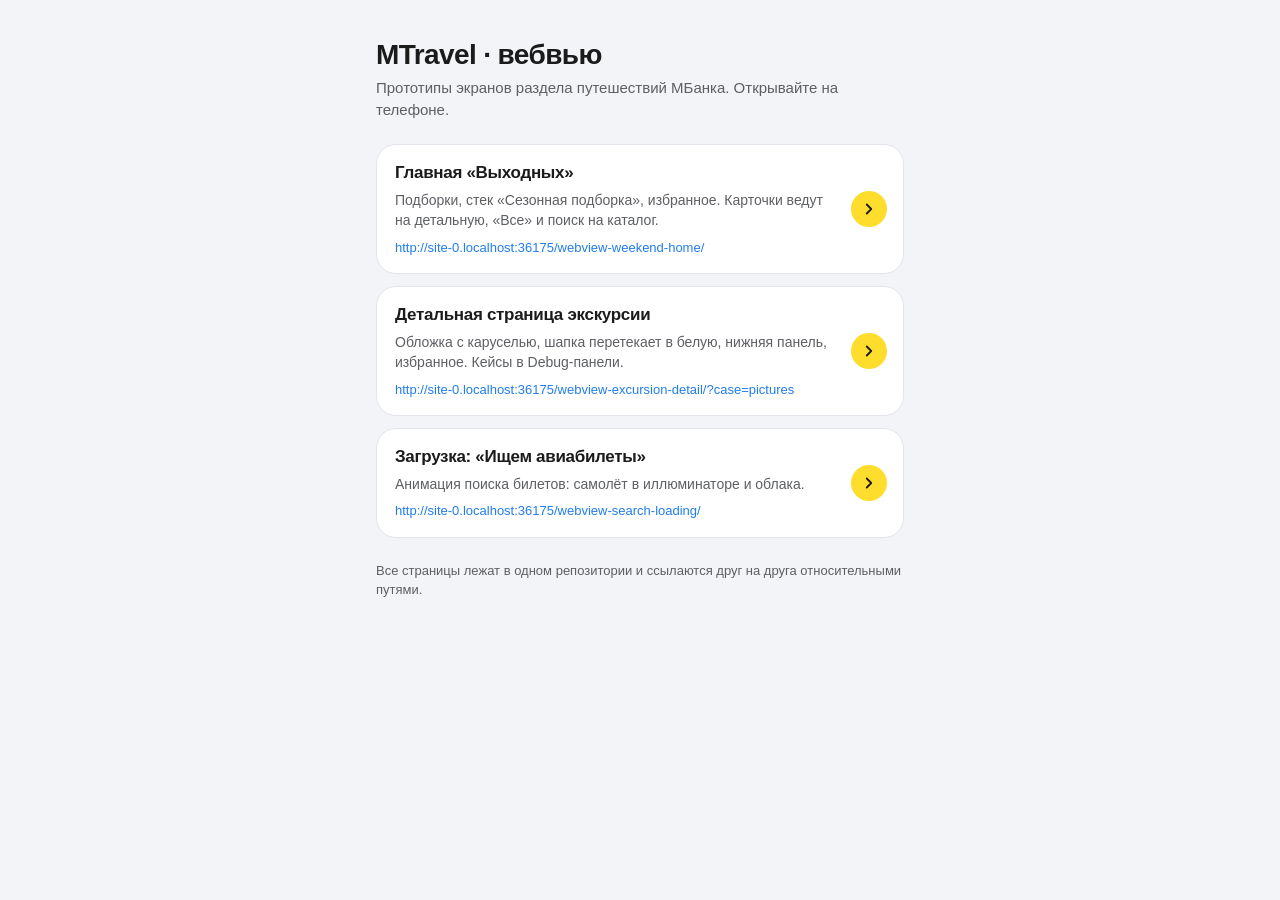
<file: index.html>
<!doctype html>
<html lang="ru">
<head>
  <meta charset="utf-8" />
  <meta name="viewport" content="width=device-width, initial-scale=1, viewport-fit=cover" />
  <title>MTravel · вебвью</title>
  <meta name="theme-color" content="#f2f4f7" />
  <link rel="icon" href="data:," />
  <style>
    :root {
      --bg: #f2f4f7;
      --surface: #ffffff;
      --text: #1b1b1b;
      --text-2: #5d5f63;
      --border: #e3e5ea;
      --accent: #ffdd2d;
      --link: #207dee;
    }
    @media (prefers-color-scheme: dark) {
      :root:not([data-theme="light"]) {
        --bg: #111214;
        --surface: #1c1d20;
        --text: #f3f4f6;
        --text-2: #a3a6ad;
        --border: #2c2e33;
        --link: #6aa9ff;
      }
    }
    :root[data-theme="dark"] {
      --bg: #111214;
      --surface: #1c1d20;
      --text: #f3f4f6;
      --text-2: #a3a6ad;
      --border: #2c2e33;
      --link: #6aa9ff;
    }
    * { box-sizing: border-box; }
    body {
      margin: 0;
      background: var(--bg);
      color: var(--text);
      font: 400 16px/1.45 -apple-system, BlinkMacSystemFont, "SF Pro Text", "Segoe UI", Roboto, sans-serif;
      -webkit-font-smoothing: antialiased;
    }
    main {
      max-width: 560px;
      margin: 0 auto;
      padding: calc(env(safe-area-inset-top, 0px) + 40px) 16px calc(env(safe-area-inset-bottom, 0px) + 40px);
    }
    h1 { margin: 0 0 6px; font-size: 28px; line-height: 1.1; letter-spacing: -0.6px; }
    .lead { margin: 0 0 24px; color: var(--text-2); font-size: 15px; }
    ul { list-style: none; margin: 0; padding: 0; display: grid; gap: 12px; }
    a.card {
      display: grid;
      grid-template-columns: 1fr auto;
      align-items: center;
      gap: 12px;
      padding: 16px 16px 16px 18px;
      border: 1px solid var(--border);
      border-radius: 20px;
      background: var(--surface);
      color: inherit;
      text-decoration: none;
      transition: transform 160ms cubic-bezier(0.23, 1, 0.32, 1);
    }
    a.card:active { transform: scale(0.98); }
    a.card:focus-visible { outline: 2px solid var(--link); outline-offset: 2px; }
    .title { display: block; font-size: 17px; font-weight: 600; letter-spacing: -0.3px; }
    .desc { display: block; margin-top: 4px; color: var(--text-2); font-size: 14px; }
    .url { display: block; margin-top: 8px; color: var(--link); font-size: 13px; word-break: break-all; }
    .go {
      display: grid;
      place-items: center;
      width: 36px;
      height: 36px;
      border-radius: 50%;
      background: var(--accent);
      color: #1b1b1b;
    }
    .note { margin: 24px 0 0; color: var(--text-2); font-size: 13px; }
    @media (prefers-reduced-motion: reduce) { a.card { transition: none; } a.card:active { transform: none; } }
  </style>
</head>
<body>
  <main>
    <h1>MTravel · вебвью</h1>
    <p class="lead">Прототипы экранов раздела путешествий МБанка. Открывайте на телефоне.</p>
    <ul>
      <li>
        <a class="card" href="webview-weekend-home/">
          <span>
            <span class="title">Главная «Выходных»</span>
            <span class="desc">Подборки, стек «Сезонная подборка», избранное. Карточки ведут на детальную, «Все» и поиск на каталог.</span>
            <span class="url" data-path="webview-weekend-home/"></span>
          </span>
          <span class="go" aria-hidden="true"><svg width="18" height="18" viewBox="0 0 24 24" fill="none" stroke="currentColor" stroke-width="2.4" stroke-linecap="round" stroke-linejoin="round"><path d="m9 18 6-6-6-6" /></svg></span>
        </a>
      </li>
      <li>
        <a class="card" href="webview-excursion-detail/?case=pictures">
          <span>
            <span class="title">Детальная страница экскурсии</span>
            <span class="desc">Обложка с каруселью, шапка перетекает в белую, нижняя панель, избранное. Кейсы в Debug-панели.</span>
            <span class="url" data-path="webview-excursion-detail/?case=pictures"></span>
          </span>
          <span class="go" aria-hidden="true"><svg width="18" height="18" viewBox="0 0 24 24" fill="none" stroke="currentColor" stroke-width="2.4" stroke-linecap="round" stroke-linejoin="round"><path d="m9 18 6-6-6-6" /></svg></span>
        </a>
      </li>
      <li>
        <a class="card" href="webview-search-loading/">
          <span>
            <span class="title">Загрузка: «Ищем авиабилеты»</span>
            <span class="desc">Анимация поиска билетов: самолёт в иллюминаторе и облака.</span>
            <span class="url" data-path="webview-search-loading/"></span>
          </span>
          <span class="go" aria-hidden="true"><svg width="18" height="18" viewBox="0 0 24 24" fill="none" stroke="currentColor" stroke-width="2.4" stroke-linecap="round" stroke-linejoin="round"><path d="m9 18 6-6-6-6" /></svg></span>
        </a>
      </li>
    </ul>
    <p class="note">Все страницы лежат в одном репозитории и ссылаются друг на друга относительными путями.</p>
  </main>
  <script>
    // full link under each card, so it can be copied or read aloud
    document.querySelectorAll('.url').forEach(function (el) {
      el.textContent = new URL(el.dataset.path, location.href).href;
    });
  </script>
</body>
</html>
</file>
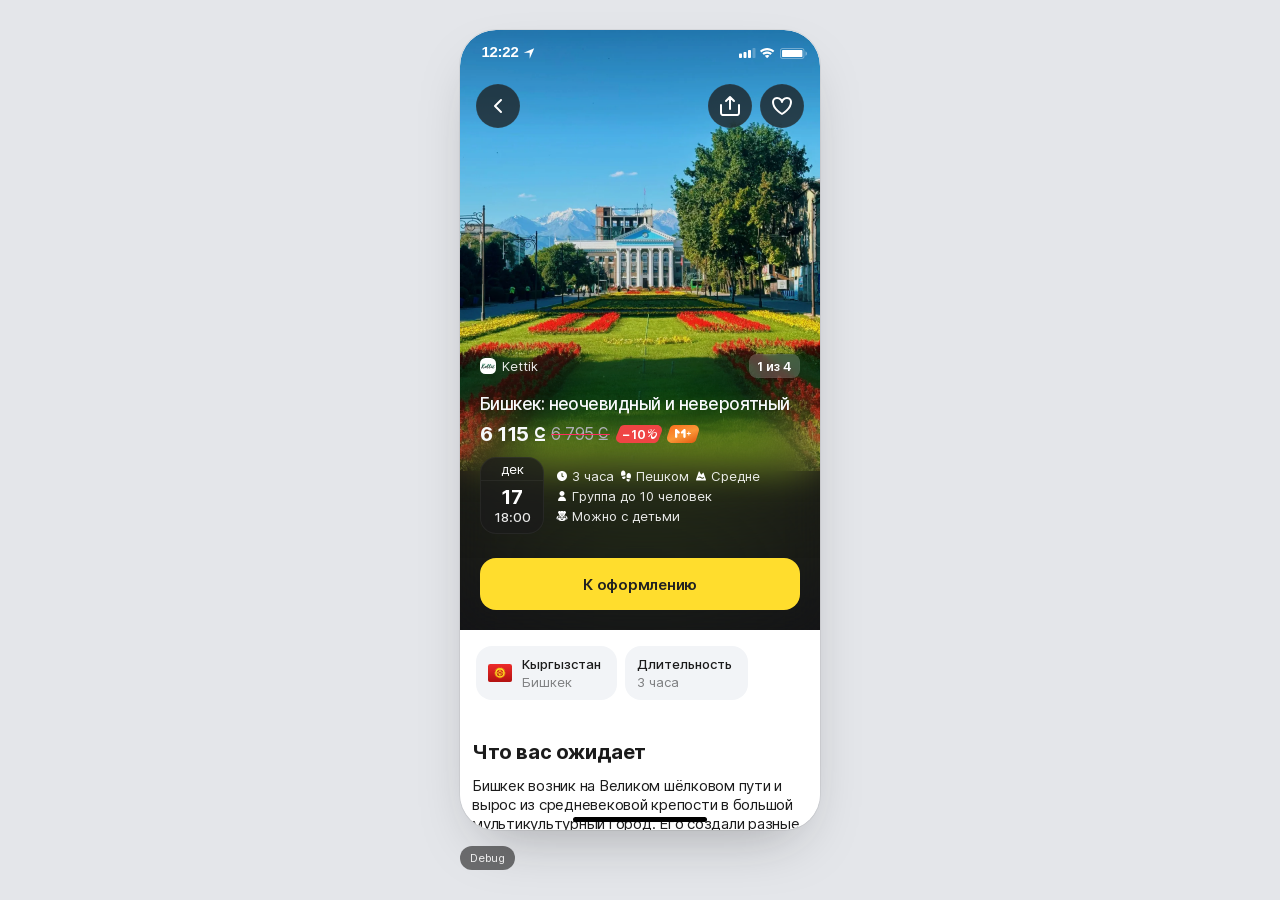
<file: webview-excursion-detail/index.html>
<!doctype html>
<html lang="ru">
  <head>
    <meta charset="UTF-8" />
    <meta name="viewport" content="width=device-width, initial-scale=1.0, viewport-fit=cover" />
    <script>
      // Phones: the layout is the 360 px Figma frame and the browser (or the app's webview) scales it
      // to the screen width: 1:1 on a 360 pt screen, ×1.117 / ×1.17 / ×1.222 on 402 / 420 / 440 pt,
      // ×1.083 on 390: type, spacing, photos, buttons. Tablets and desktop (and `?fit=0`)
      // keep device-width.
      (function () {
        var w = Math.min(screen.width, screen.height);
        if (w <= 480 && w !== 360 && !/[?&]fit=0\b/.test(location.search)) {
          document.querySelector('meta[name="viewport"]').setAttribute('content', 'width=360, viewport-fit=cover');
          // WebKit reports env(safe-area-inset-*) in device points, and the page is then scaled by
          // screen / 360: --vp-inv (360 / w) takes that scale back out, so 62 pt stays 62 pt (tokens.css).
          document.documentElement.style.setProperty('--vp-inv', String(360 / w));
        }
      })();
    </script>
    <!-- Status-bar strip in a Safari tab: dark over the cover; the screen switches it to white with the white appbar. -->
    <meta name="theme-color" content="#0f0f13" />
    <!-- Added to the Home Screen it opens full screen with the photo under the status bar, like the app's webview. -->
    <meta name="apple-mobile-web-app-capable" content="yes" />
    <meta name="mobile-web-app-capable" content="yes" />
    <meta name="apple-mobile-web-app-status-bar-style" content="black-translucent" />
    <meta name="apple-mobile-web-app-title" content="Экскурсия" />
    <link rel="icon" href="data:," />
    <title>Экскурсия</title>
    <script type="module" crossorigin src="./assets/index-DD5ZPwkl.js"></script>
    <link rel="stylesheet" crossorigin href="./assets/index-N4ca54Rd.css">
  </head>
  <body>
    <div id="root"></div>
  </body>
</html>
</file>
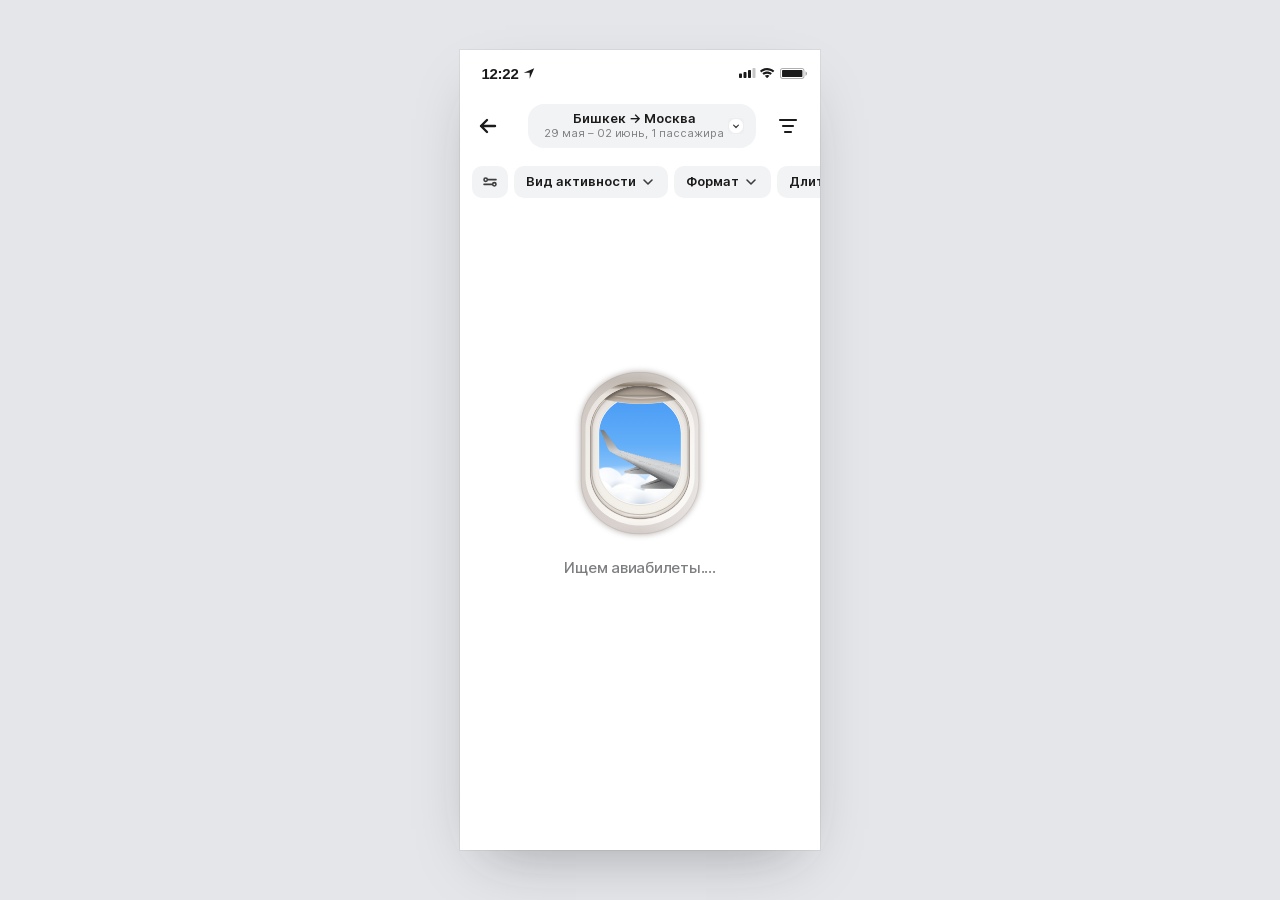
<file: webview-search-loading/index.html>
<!doctype html>
<html lang="ru">
  <head>
    <meta charset="UTF-8" />
    <meta name="viewport" content="width=device-width, initial-scale=1.0, viewport-fit=cover" />
    <meta name="theme-color" content="#ffffff" />
    <link rel="icon" href="data:," />
    <title>Поиск авиабилетов</title>
    <script type="module" crossorigin src="./assets/index-BvomB31x.js"></script>
    <link rel="stylesheet" crossorigin href="./assets/index-Dv6C8LSF.css">
  </head>
  <body>
    <div id="root"></div>
  </body>
</html>
</file>
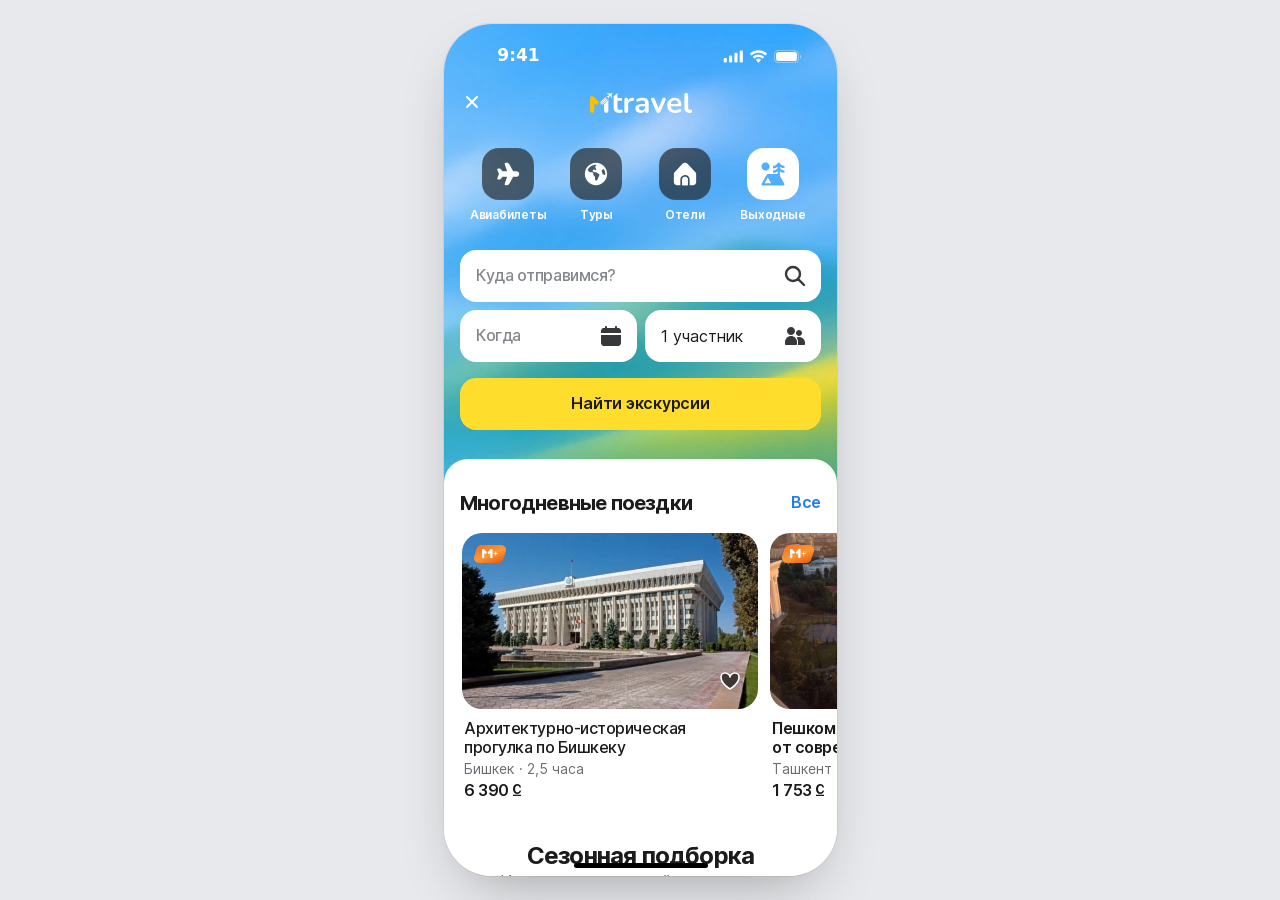
<file: webview-weekend-home/index.html>
<!doctype html>
<html lang="ru">
  <head>
    <meta charset="UTF-8" />
    <meta name="viewport" content="width=device-width, initial-scale=1.0, viewport-fit=cover" />
    <script>
      // Phones: the layout is the 393 px Figma frame and the browser (or the app's webview) scales it to the
      // screen width: ×0.916 on a 360 pt screen, 1:1 on 393, ×1.023 / ×1.12 on 402 / 440. Tablets and desktop
      // (and `?fit=0`) keep device-width.
      (function () {
        var w = Math.min(screen.width, screen.height);
        if (w <= 480 && w !== 393 && !/[?&]fit=0\b/.test(location.search)) {
          document.querySelector('meta[name="viewport"]').setAttribute('content', 'width=393, viewport-fit=cover');
          // WebKit reports env(safe-area-inset-*) in device points and the page is then scaled by w / 393:
          // --vp-inv (393 / w) takes that scale back out, so a 59 pt inset stays 59 pt (styles/app.css).
          document.documentElement.style.setProperty('--vp-inv', String(393 / w));
        }
      })();
    </script>
    <meta name="theme-color" content="#3a9cf0" />
    <meta name="apple-mobile-web-app-capable" content="yes" />
    <meta name="mobile-web-app-capable" content="yes" />
    <meta name="apple-mobile-web-app-status-bar-style" content="black-translucent" />
    <meta name="apple-mobile-web-app-title" content="Выходные" />
    <link rel="icon" href="data:," />
    <title>Выходные</title>
    <script type="module" crossorigin src="./assets/index-DvTv4Wt3.js"></script>
    <link rel="stylesheet" crossorigin href="./assets/index-Bub5zAi9.css">
  </head>
  <body>
    <div id="root"></div>
  </body>
</html>
</file>
<file: webview-excursion-detail/assets/index-N4ca54Rd.css>
@font-face{font-family:Inter Mbank;src:url(./InterMbank-Regular-BoHrqVuy.woff2) format("woff2");font-weight:400;font-style:normal;font-display:swap}@font-face{font-family:Inter Mbank;src:url(./InterMbank-Medium-DjTMYfK_.woff2) format("woff2");font-weight:500;font-style:normal;font-display:swap}@font-face{font-family:Inter Mbank;src:url(./InterMbank-SemiBold-DnX_80wy.woff2) format("woff2");font-weight:600;font-style:normal;font-display:swap}@font-face{font-family:Inter Mbank;src:url(./InterMbank-Bold-CoDBEkwc.woff2) format("woff2");font-weight:700;font-style:normal;font-display:swap}:root{color-scheme:light;--bg-blur-12: 12px;--bg-blur-8: 8px;--bg-surface-primary: white;--border-width-hairline: .5px;--color-background-surface: white;--color-background-surface-subtle: #f2f4f7;--color-border-default: #eeeff1;--color-icon-on-color: white;--color-icon-primary: #1b1b1b;--color-tag-sale: #ef4444;--color-text-disabled: #adb0b5;--color-text-inverse: #f8fafc;--color-text-link: #2787fb;--color-text-on-color: white;--color-text-on-color-secondary: rgba(255,255,255,.9);--color-text-primary: #1b1b1b;--color-text-secondary: #36383c;--color-text-tertiary: #7e7f81;--components-appbar-bg-default: white;--components-appbar-text-title: #1b1b1b;--components-badge-bg-default: rgba(27,27,27,.75);--components-badge-bg-light: rgba(255,255,255,.2);--components-badge-border-default: rgba(255,255,255,.05);--components-badge-text-default: white;--components-button-bg-primary: #ffdd2d;--components-button-text-primary: #212121;--components-control-bg-default: #f2f4f7;--components-control-bg-overlay-default: rgba(27,27,27,.75);--components-control-border-overlay-default: rgba(255,255,255,.05);--components-floating-container-text-primary: #1b1b1b;--components-snackbar-bg-default: rgba(27,27,27,.75);--components-snackbar-border-default: rgba(255,255,255,.05);--components-snackbar-text-primary: white;--radius-full: 999px;--radius-lg: 16px;--radius-md: 12px;--spacing-lg: 16px;--spacing-md: 12px;--spacing-sm: 8px;--spacing-xs: 4px;--font-inter-mbank: "Inter Mbank", "Inter", -apple-system, BlinkMacSystemFont, "Segoe UI", Roboto, sans-serif;--font-system: -apple-system, BlinkMacSystemFont, "SF Pro Text", "Segoe UI", Roboto, sans-serif;--safe-top: calc(env(safe-area-inset-top, 0px) * var(--vp-inv, 1));--safe-bottom: calc(env(safe-area-inset-bottom, 0px) * var(--vp-inv, 1))}:root{--cover-bg: #0f0f13;--cover-bg-poster: #121216;--color-like: #fd2f5e;--home-indicator: black;--radius-xl: 20px;--ease-out: cubic-bezier(.23, 1, .32, 1);--ease-spring: cubic-bezier(.34, 1.56, .64, 1);--dur-appbar: .2s;--dur-bar-in: .28s;--dur-bar-out: .2s;--dur-snack-in: .22s;--dur-snack-out: .16s;--dur-press: .12s;--appbar-nav-h: 64px;--appbar-h: calc(var(--safe-top) + var(--appbar-nav-h));--bar-h: calc(76px + var(--safe-bottom));--page-max: 430px}html[data-mock="1"]{--safe-top: 44px;--safe-bottom: 34px}html[data-mock="0"][data-debug="1"]{--safe-bottom: max(calc(env(safe-area-inset-bottom, 0px) * var(--vp-inv, 1)), 34px)}*,*:before,*:after{box-sizing:border-box}html{scroll-padding-top:var(--appbar-h);scroll-padding-bottom:var(--bar-h);-webkit-text-size-adjust:100%;text-size-adjust:100%}body{margin:0;background:var(--color-background-surface);color:var(--color-text-primary);font-family:var(--font-inter-mbank);-webkit-font-smoothing:antialiased;-moz-osx-font-smoothing:grayscale;-webkit-tap-highlight-color:transparent}button{font:inherit;color:inherit;cursor:pointer;background:none;border:0;padding:0;margin:0;text-align:inherit;-webkit-user-select:none;user-select:none;touch-action:manipulation}img{display:block}p,h1,h2,h3{margin:0}:focus{outline:none}:focus-visible{outline:2px solid var(--color-text-primary);outline-offset:2px}.visually-hidden{position:absolute;width:1px;height:1px;overflow:hidden;clip:rect(0 0 0 0);white-space:nowrap}html[data-layout=figma]{scroll-padding:0}.im-11-r{font:400 11px/14px var(--font-inter-mbank);letter-spacing:-.25px}.im-13-r{font:400 13px/16px var(--font-inter-mbank);letter-spacing:0}.im-13-m{font:500 13px/16px var(--font-inter-mbank);letter-spacing:0}.im-13-s{font:600 13px/16px var(--font-inter-mbank);letter-spacing:0}.im-13-m-125{font:500 13px/16px var(--font-inter-mbank);letter-spacing:0}.im-15-r{font:400 15px/19px var(--font-inter-mbank);letter-spacing:-.25px}.im-15-b{font:700 15px/19px var(--font-inter-mbank);letter-spacing:-.25px}.im-15-button{font:600 15px/19px var(--font-inter-mbank);letter-spacing:-.25px}.im-17-m{font:500 17px/21px var(--font-inter-mbank);letter-spacing:-.55px}.im-17-r{font:400 17px/21px var(--font-inter-mbank);letter-spacing:-.55px}.im-20-b{font:700 20px/22px var(--font-inter-mbank);letter-spacing:-.4px}._root_brnny_1{position:fixed;left:8px;bottom:calc((var(--safe-bottom) - 24px) / 2);z-index:40}._inline_brnny_9{position:relative;left:auto;bottom:auto}._pill_brnny_15{display:block;position:relative;height:24px;padding:0 10px;line-height:24px;border-radius:12px;color:#ffffffeb;background:#1b1b1b99;-webkit-backdrop-filter:blur(8px);backdrop-filter:blur(8px);transition:transform var(--dur-press) var(--ease-out)}._pill_brnny_15:after{content:"";position:absolute;top:-10px;right:-6px;bottom:-10px;left:-6px}._pill_brnny_15:active{transform:scale(.97)}._card_brnny_40{position:absolute;left:0;bottom:calc(100% + 8px);width:236px;padding:10px 6px 6px;border-radius:16px;color:#fff;background:#1b1b1bdb;border:.5px solid rgba(255,255,255,.08);-webkit-backdrop-filter:blur(16px);backdrop-filter:blur(16px);box-shadow:0 12px 32px -12px #00000080;transform-origin:left bottom;animation:_card-in_brnny_1 .16s var(--ease-out) both}@keyframes _card-in_brnny_1{0%{opacity:0;transform:scale(.96)}to{opacity:1;transform:none}}._label_brnny_68{padding:0 8px 4px;color:#ffffff8c}._list_brnny_73{display:flex;flex-direction:column}._option_brnny_78,._switchRow_brnny_79{display:flex;align-items:center;justify-content:space-between;gap:8px;width:100%;min-height:36px;padding:0 8px;border-radius:10px}._option_brnny_78:active,._switchRow_brnny_79:active{background:#ffffff1a}._optionText_brnny_95{display:flex;flex-direction:column;gap:1px}._optionHint_brnny_101{color:#ffffff8c}._dot_brnny_105{flex-shrink:0;width:8px;height:8px;border-radius:50%;background:transparent;box-shadow:inset 0 0 0 1.5px #ffffff59}._dot_brnny_105[data-on="1"]{background:var(--components-button-bg-primary);box-shadow:none}._sep_brnny_119{height:1px;margin:6px 8px;background:#ffffff1a}._track_brnny_125{position:relative;flex-shrink:0;width:32px;height:20px;border-radius:10px;background:#ffffff40;transition:background-color .16s var(--ease-out)}._track_brnny_125[data-on="1"]{background:var(--components-button-bg-primary)}._knob_brnny_139{position:absolute;top:2px;left:2px;width:16px;height:16px;border-radius:50%;background:#fff;transition:transform .16s var(--ease-out)}._track_brnny_125[data-on="1"] ._knob_brnny_139{transform:translate(12px)}@media (hover: hover) and (pointer: fine){._option_brnny_78:hover,._switchRow_brnny_79:hover{background:#ffffff14}}@media (prefers-reduced-motion: reduce){._card_brnny_40{animation:none}._knob_brnny_139,._track_brnny_125,._pill_brnny_15{transition:none}}._root_17kdr_1{padding:14px 0 10px;pointer-events:none;color:inherit}._content_17kdr_7{position:relative;height:20px;overflow:hidden}._time_17kdr_13{position:absolute;top:-2px;left:40px;transform:translate(-50%);font-family:"SF Pro Text",var(--font-system);font-size:15px;font-weight:600;line-height:20px;letter-spacing:-.24px;white-space:nowrap}._glyph_17kdr_27{position:absolute;background-color:currentColor;-webkit-mask-size:100% 100%;mask-size:100% 100%;-webkit-mask-repeat:no-repeat;mask-repeat:no-repeat}._location_17kdr_36{top:2px;left:62px;width:14px;height:14px}._signal_17kdr_43{top:2px;right:62px;width:21px;height:14px}._wifi_17kdr_50{top:2px;right:45px;width:15px;height:14px}._battery_17kdr_57{position:absolute;top:2px;right:11px;width:32px;height:14px}._batteryGlyph_17kdr_65{left:3px;top:1.5px;width:26.5px;height:11.5px}._home_17kdr_72{position:relative;height:100%}._home_17kdr_72:after{content:"";position:absolute;left:50%;bottom:8px;width:134px;height:5px;border-radius:3px;background:var(--home-indicator);transform:translate(-50%)}._homeFixed_17kdr_89{position:fixed;left:0;right:0;bottom:0;z-index:50;width:100%;max-width:var(--page-max);height:var(--safe-bottom);margin-inline:auto;pointer-events:none}._btn_j06h5_1{position:relative;display:flex;align-items:center;justify-content:center;transition:transform var(--dur-press) var(--ease-out)}._btn_j06h5_1:after{content:"";position:absolute;top:-4px;right:-4px;bottom:-4px;left:-4px}._btn_j06h5_1:active{transform:scale(var(--press, .94))}._icon_j06h5_21{display:flex;align-items:center;justify-content:center}._pop_j06h5_27{animation:_pop_j06h5_27 .3s var(--ease-spring)}@keyframes _pop_j06h5_27{0%{transform:scale(.85)}to{transform:scale(1)}}@media (prefers-reduced-motion: reduce){._btn_j06h5_1,._btn_j06h5_1:active{transition:none;transform:none}._pop_j06h5_27{animation:none}}._appbar_1ltl5_6{--morph-dur: .26s;--morph-ease: cubic-bezier(.645, .045, .355, 1);--dx-back: 10px;--dx-share: -22px;--dx-heart: -10px;position:fixed;top:0;left:0;right:0;z-index:20;width:100%;max-width:var(--page-max);margin-inline:auto;height:var(--appbar-h);color:var(--color-icon-on-color);transition:color .13s var(--morph-ease) 65ms}._appbar_1ltl5_6[data-white="1"]{color:var(--color-icon-primary)}[data-layout=figma] ._appbar_1ltl5_6{position:absolute}._bg_1ltl5_46{position:absolute;top:0;right:0;bottom:0;left:0;background-color:transparent;opacity:0;transition:opacity var(--morph-dur) var(--morph-ease),background-color 0s linear var(--morph-dur)}._appbar_1ltl5_6[data-white="1"] ._bg_1ltl5_46{background-color:var(--components-appbar-bg-default);opacity:1;transition:opacity var(--morph-dur) var(--morph-ease),background-color 0s}._status_1ltl5_64{position:relative;height:var(--safe-top)}._nav_1ltl5_69{position:relative;display:flex;align-items:center;height:var(--appbar-nav-h)}._side_1ltl5_77{display:flex;align-items:center;flex-shrink:0;width:100px;height:52px}._left_1ltl5_85{padding:0 12px 0 8px}._right_1ltl5_89{justify-content:flex-end;padding:0 8px 0 12px}._center_1ltl5_94{flex:1 0 0;min-width:1px;overflow:hidden}._appbar_1ltl5_6 ._btn_1ltl5_105{--press: .97;position:relative;flex-shrink:0;width:40px;height:40px;display:flex;align-items:center;justify-content:center;border-radius:var(--radius-lg);translate:var(--dx) 0;transition:translate var(--morph-dur) var(--morph-ease),scale var(--dur-press) var(--ease-out)}._appbar_1ltl5_6 ._btn_1ltl5_105:before{content:"";position:absolute;top:-2px;right:-2px;bottom:-2px;left:-2px}._appbar_1ltl5_6 ._btn_1ltl5_105:active{transform:none;scale:var(--press)}._appbar_1ltl5_6 ._heart_1ltl5_132:after{top:-2px;right:-2px;bottom:-2px;left:-2px}._appbar_1ltl5_6[data-white="1"] ._btn_1ltl5_105{translate:0 0}._glass_1ltl5_141{position:absolute;left:-2px;top:-2px;width:44px;height:44px;border-radius:var(--radius-full);background:var(--components-control-bg-overlay-default);box-shadow:inset 0 0 0 var(--border-width-hairline) var(--components-control-border-overlay-default);-webkit-backdrop-filter:blur(calc(var(--bg-blur-12) / 2));backdrop-filter:blur(calc(var(--bg-blur-12) / 2));transition:opacity var(--morph-dur) var(--morph-ease),transform var(--morph-dur) var(--morph-ease)}._appbar_1ltl5_6[data-white="1"] ._glass_1ltl5_141{opacity:0;transform:scale(.90909)}._morph_1ltl5_164{position:relative;display:flex;align-items:center;justify-content:center;width:24px;height:24px}._back_1ltl5_173{--dx: var(--dx-back)}._share_1ltl5_177{--dx: var(--dx-share)}._heart_1ltl5_132{--dx: var(--dx-heart)}._svg_1ltl5_185{display:block;overflow:visible;fill:none;stroke:currentColor;stroke-linecap:round;stroke-linejoin:round}._svg_1ltl5_185 path{stroke-width:2;transition:stroke-width var(--morph-dur) var(--morph-ease)}._appbar_1ltl5_6[data-white="1"] ._back_1ltl5_173 ._svg_1ltl5_185 path{stroke-width:2.4}._liked_1ltl5_204 ._svg_1ltl5_185 path{fill:var(--color-like);stroke:var(--color-like)}._title_1ltl5_210{text-align:center;color:var(--components-appbar-text-title);white-space:nowrap;opacity:0;transform:translateY(6px);filter:blur(2px);transition:opacity .14s ease-out,transform .14s ease-out,filter .14s ease-out}._appbar_1ltl5_6[data-white="1"] ._title_1ltl5_210{opacity:1;transform:none;filter:none;transition:opacity .16s var(--morph-ease) .1s,transform .16s var(--morph-ease) .1s,filter .16s var(--morph-ease) .1s}._titleText_1ltl5_235{display:block;overflow:hidden;white-space:nowrap}@media (prefers-reduced-motion: reduce){._appbar_1ltl5_6,._bg_1ltl5_46,._glass_1ltl5_141{transition-duration:.15s;transition-delay:0s;transition-timing-function:linear}._glass_1ltl5_141{transition-property:opacity}._appbar_1ltl5_6[data-white="1"] ._glass_1ltl5_141{transform:none}._appbar_1ltl5_6 ._btn_1ltl5_105,._appbar_1ltl5_6 ._btn_1ltl5_105:active{transition:none;scale:none}._svg_1ltl5_185 path{transition:none}._title_1ltl5_210,._appbar_1ltl5_6[data-white="1"] ._title_1ltl5_210{transform:none;filter:none;transition:opacity .15s linear}}._promo_s5ijw_1{position:relative;display:flex;align-items:center;flex-shrink:0;height:18px;padding:0 6px}._shape_s5ijw_10{position:absolute;top:0;right:-2px;bottom:0;left:-2px;display:flex;align-items:flex-start}._left_s5ijw_17,._right_s5ijw_18{position:relative;flex-shrink:0;width:16px;height:18px}._left_s5ijw_17{margin-right:-1px}._left_s5ijw_17 img{position:absolute;top:0;right:0;bottom:0;left:14.8%;width:85.2%;height:100%;max-width:none}._right_s5ijw_18 img{position:absolute;top:0;right:14.8%;bottom:0;left:0;width:85.2%;height:100%;max-width:none}._middle_s5ijw_45{flex:1 0 0;min-width:1px;height:100%;margin-right:-1px;background:var(--color-tag-sale)}._content_s5ijw_53{position:relative;display:flex;align-items:center;gap:2px;flex-shrink:0}._text_s5ijw_61{color:var(--bg-surface-primary);white-space:nowrap}._percent_s5ijw_66{flex-shrink:0}._mplus_s5ijw_70{position:relative;flex-shrink:0;width:32px;height:18px}._mplusBg_s5ijw_77{position:absolute;top:0;right:-2px;bottom:0;left:-2px}._mplusBg_s5ijw_77 img{position:absolute;top:0;right:1.88px;bottom:0;left:1.88px;width:calc(100% - 3.76px);height:100%;max-width:none}._mplusMark_s5ijw_90{position:absolute;left:50%;top:3px;width:16px;height:12px;transform:translate(-50%)}._mplusMark_s5ijw_90 img{position:absolute;left:0;top:1px;width:15.877px;height:9.168px;max-width:none}._tile_u9zu2_1{display:flex;flex-direction:column;align-items:center;justify-content:flex-end;flex-shrink:0;width:64px;height:77px;overflow:hidden;background:var(--components-control-bg-overlay-default);border:1px solid var(--components-control-border-overlay-default);border-radius:var(--radius-lg)}._month_u9zu2_15{display:flex;align-items:center;justify-content:center;flex:1 0 0;min-height:1px;width:100%;padding:4px 0;border-bottom:1px solid var(--components-control-border-overlay-default)}._monthText_u9zu2_26{flex:1 0 0;min-width:1px;text-align:center;color:var(--color-text-on-color)}._main_u9zu2_33{display:flex;flex-direction:column;align-items:center;flex-shrink:0;width:66px;padding:4px 0 8px}._dayRow_u9zu2_42{display:flex;align-items:center;justify-content:center;width:100%;height:24px}._day_u9zu2_42{flex:1 0 0;min-width:1px;text-align:center;color:var(--color-text-on-color)}._time_u9zu2_57{width:100%;text-align:center;color:var(--color-text-on-color-secondary)}._button_u9zu2_64{position:relative;pointer-events:auto;transition:transform var(--dur-press) var(--ease-out)}._button_u9zu2_64:active{transform:scale(.97)}@media (prefers-reduced-motion: reduce){._button_u9zu2_64:active{transform:none}}._root_ong70_1{position:relative;display:flex;align-items:center;flex-shrink:0;white-space:nowrap;color:var(--color-text-tertiary)}._disabled_ong70_10{color:var(--color-text-disabled)}._s11_ong70_15 ._text_ong70_15{padding-right:.85px;font:400 11px/14px var(--font-inter-mbank);letter-spacing:-.25px}._s13_ong70_21 ._text_ong70_15{padding-right:.85px;font:400 13px/16px var(--font-inter-mbank)}._s17_ong70_26 ._text_ong70_15{padding-right:2.3px;font:400 17px/21px var(--font-inter-mbank);letter-spacing:-.55px}._strike_ong70_32{position:absolute;left:0;right:0;top:calc(50% + .5px);height:0;transform:translateY(-50%)}._s17_ong70_26 ._strike_ong70_32{top:calc(50% + 1px)}._strike_ong70_32 img{position:absolute;left:0;top:-1px;width:100%;height:1px;max-width:none}._cover_1u58m_1{position:relative;display:flex;flex-direction:column;justify-content:flex-end;height:600px;padding-top:312px;overflow:hidden;background:var(--cover-bg);isolation:isolate}._carousel_1u58m_13{position:absolute;top:0;left:0;right:0;height:441px;display:flex;overflow-x:auto;overflow-y:clip;scroll-snap-type:x mandatory;overscroll-behavior-x:contain;scrollbar-width:none;-webkit-overflow-scrolling:touch}._carousel_1u58m_13::-webkit-scrollbar{display:none}._slide_1u58m_32{position:relative;flex:0 0 100%;scroll-snap-align:start;scroll-snap-stop:always}._slide_1u58m_32 img{position:absolute;top:0;right:0;bottom:0;left:0;width:100%;height:100%;object-fit:cover;pointer-events:none;-webkit-user-drag:none}._blur_1u58m_50{position:absolute;top:0;right:0;bottom:0;left:0;overflow:hidden;pointer-events:none}._blur20_1u58m_57,._blur100_1u58m_58{position:absolute;top:0;right:0;bottom:0;left:0;background:#ffffff03;-webkit-mask-size:100% 100%;mask-size:100% 100%;-webkit-mask-repeat:no-repeat;mask-repeat:no-repeat}._blur20_1u58m_57{-webkit-backdrop-filter:blur(20px);backdrop-filter:blur(20px)}._blur100_1u58m_58{-webkit-backdrop-filter:blur(100px);backdrop-filter:blur(100px)}._gradient_1u58m_78{position:absolute;top:0;right:0;bottom:0;left:0;pointer-events:none;background:linear-gradient(to bottom,#00000040,#0000 18%,#0000)}._posterCover_1u58m_86{align-items:center;padding-top:108px;background:var(--cover-bg-poster)}._posterBg_1u58m_92{position:absolute;top:-100px;right:-80px;bottom:-100px;left:-80px;filter:blur(45px)}._posterBg_1u58m_92 img{position:absolute;top:0;right:0;bottom:0;left:0;width:100%;height:100%;object-fit:cover}._posterDim_1u58m_106{position:absolute;top:0;right:0;bottom:0;left:0;background:linear-gradient(180deg,#00000040,#0f0f138c 45%,#0f0f13 80%,#0f0f13)}._posterArea_1u58m_118{position:relative;display:flex;flex:1 0 0;align-items:flex-end;justify-content:center;min-height:1px;width:100%;padding-bottom:40px}._poster_1u58m_86{flex-shrink:0;width:140px;height:192px;object-fit:cover;border-radius:var(--radius-md);box-shadow:0 10.667px 10.667px #00000040}._text_1u58m_139{position:relative;display:flex;flex-direction:column;align-items:center;justify-content:flex-end;gap:24px;flex-shrink:0;width:100%;padding:0 20px 20px;pointer-events:none}._stack_1u58m_153{display:flex;flex-direction:column;gap:12px;width:100%}._head_1u58m_160{display:flex;flex-direction:column;gap:16px}._row_1u58m_166{display:flex;align-items:center;justify-content:space-between}._chip_1u58m_172{display:flex;align-items:center;gap:6px;border-radius:100px;-webkit-backdrop-filter:blur(5px);backdrop-filter:blur(5px)}._chipLogo_1u58m_181{width:16px;height:16px;border-radius:5.333px;background:#d9d9d9;object-fit:cover}._chipName_1u58m_189{color:var(--color-text-on-color-secondary);white-space:nowrap}._counter_1u58m_194{display:flex;align-items:center;gap:4px;padding:4px 8px;border-radius:8px;background:var(--components-badge-bg-light);box-shadow:inset 0 0 0 var(--border-width-hairline) var(--components-badge-border-default);color:var(--components-badge-text-default);white-space:nowrap;-webkit-backdrop-filter:blur(4px);backdrop-filter:blur(4px)}._titleBlock_1u58m_209{display:flex;flex-direction:column;gap:8px}._title_1u58m_209{color:var(--color-text-inverse)}._priceRow_1u58m_219{display:flex;align-items:center;gap:6px}._price_1u58m_219{color:var(--color-text-inverse);white-space:nowrap}._badges_1u58m_230{display:flex;align-items:center;gap:4px}._meta_1u58m_236{display:flex;align-items:center;gap:12px}._attrs_1u58m_242{display:flex;flex:1 0 0;flex-wrap:wrap;align-items:flex-start;align-content:flex-start;gap:4px 6px;min-width:1px;margin:0;padding:0;list-style:none}._attr_1u58m_242{display:flex;align-items:center;gap:var(--spacing-xs)}._attr_1u58m_242 img{flex-shrink:0}._attrText_1u58m_265{color:var(--color-text-on-color-secondary);white-space:nowrap}._cta_1u58m_270{position:relative;display:flex;align-items:center;justify-content:center;flex-shrink:0;width:100%;height:52px;padding:0 var(--spacing-lg);border-radius:var(--radius-lg);background:var(--components-button-bg-primary);color:var(--components-button-text-primary);white-space:nowrap;pointer-events:auto;transition:transform var(--dur-press) var(--ease-out)}._cta_1u58m_270:active{transform:scale(.97)}@media (prefers-reduced-motion: reduce){._cta_1u58m_270:active{transform:none}}._bar_1ly2c_1{position:fixed;bottom:0;left:0;right:0;z-index:10;width:100%;max-width:var(--page-max);margin-inline:auto;overflow:hidden;background:var(--color-background-surface);transform:translateY(100%);visibility:hidden;transition:transform var(--dur-bar-out) ease-in,visibility 0s linear var(--dur-bar-out)}._bar_1ly2c_1[data-visible="1"]{transform:translateY(0);visibility:visible;transition:transform var(--dur-bar-in) var(--ease-out),visibility 0s linear 0s}[data-layout=figma] ._bar_1ly2c_1{position:relative;transform:none;visibility:visible;opacity:1;transition:none;max-width:none}._area_1ly2c_38{display:flex;align-items:center;justify-content:space-between;padding:12px 16px 16px}._price_1ly2c_45{display:flex;flex-direction:column;justify-content:center;align-items:flex-start;height:48px}._priceRow_1ly2c_53{display:flex;align-items:center;gap:4px}._sum_1ly2c_59{color:var(--components-floating-container-text-primary);white-space:nowrap}._button_1ly2c_64{display:flex;align-items:center;justify-content:center;flex-shrink:0;height:48px;padding:0 var(--spacing-lg);border-radius:var(--radius-lg);background:var(--components-button-bg-primary);color:var(--components-button-text-primary);white-space:nowrap;transition:transform var(--dur-press) var(--ease-out)}._button_1ly2c_64:active{transform:scale(.97)}._home_1ly2c_82{height:var(--safe-bottom)}@media (prefers-reduced-motion: reduce){._bar_1ly2c_1,._bar_1ly2c_1[data-visible="1"]{transform:none;opacity:0;transition:opacity .12s linear,visibility 0s linear .12s}._bar_1ly2c_1[data-visible="1"]{opacity:1;transition:opacity .12s linear,visibility 0s linear 0s}._button_1ly2c_64:active{transform:none}}._root_1223k_1{display:flex;align-items:center;min-height:48px;padding:0 12px}._wide_1223k_9{padding:0 8px 0 16px}._titleWrap_1223k_13{flex:1 0 0;min-width:1px;padding:4px 0}._title_1223k_13{max-width:304px;overflow:hidden;text-overflow:ellipsis;white-space:nowrap;color:var(--color-text-primary)}._root_1jwsd_1{display:flex;flex-direction:column;gap:4px}._scroller_1jwsd_7{display:flex;align-items:flex-start;gap:4px;padding:0 0 0 12px;overflow-x:auto;scroll-snap-type:x proximity;scroll-padding-left:12px;overscroll-behavior-x:contain;scrollbar-width:none}._scroller_1jwsd_7::-webkit-scrollbar{display:none}._endPad_1jwsd_23{flex:0 0 8px}._card_1jwsd_27{display:flex;flex-direction:column;flex-shrink:0;gap:4px;width:166px;scroll-snap-align:start}._photoWrap_1jwsd_36{padding:2px}._photo_1jwsd_36{position:relative;width:162px;height:162px;overflow:hidden;border-radius:var(--radius-xl)}._photo_1jwsd_36>img{position:absolute;top:0;right:0;bottom:0;left:0;width:100%;height:100%;object-fit:cover;pointer-events:none}._badges_1jwsd_57{position:absolute;top:0;left:0;display:flex;align-items:center;padding:10px 8px 12px 10px}._like_1jwsd_66{position:absolute;right:0;bottom:0;padding:12px}._like_1jwsd_66:after{top:0;right:0;bottom:0;left:0}._body_1jwsd_77{display:flex;flex-direction:column;padding:0 4px}._title_1jwsd_83{height:auto;max-height:32px;overflow:hidden;color:var(--color-text-primary)}._info_1jwsd_91{display:flex;align-items:center;gap:4px;width:153px;padding-top:2px;color:var(--color-text-tertiary);white-space:nowrap}._info_1jwsd_91 span:first-child{overflow:hidden;text-overflow:ellipsis}._priceRow_1jwsd_106{display:flex;align-items:flex-end;gap:4px;padding:2px 0}._price_1jwsd_106{color:var(--color-text-primary);white-space:nowrap}._all_1jwsd_119{display:flex;flex-direction:column;align-items:center;justify-content:center;flex-shrink:0;gap:12px;width:164px;height:164px;scroll-snap-align:start;text-align:center}._allIcon_1jwsd_132{display:flex;align-items:center;justify-content:center;width:40px;height:40px;border-radius:14px;background:var(--components-control-bg-default);transition:transform var(--dur-press) var(--ease-out)}._all_1jwsd_119:active ._allIcon_1jwsd_132{transform:scale(.97)}._allText_1jwsd_147{color:var(--color-text-primary)}@media (prefers-reduced-motion: reduce){._all_1jwsd_119:active ._allIcon_1jwsd_132{transform:none}}._block_18f98_1{display:flex;flex-direction:column;padding:12px 0}._facts_18f98_8{display:flex;align-items:flex-start;gap:8px;padding:16px;overflow-x:auto;scrollbar-width:none}._facts_18f98_8::-webkit-scrollbar{display:none}._factsUz_18f98_22{padding:16px 12px}._fact_18f98_8{display:flex;align-items:center;flex-shrink:0;gap:10px;padding:10px 16px 10px 12px;border-radius:var(--radius-lg);background:var(--color-background-surface-subtle)}._factsUz_18f98_22 ._fact_18f98_8{padding-right:14px}._flag_18f98_40{position:relative;flex-shrink:0;width:24px;height:18px}._flagClip_18f98_47{position:absolute;top:0;right:0;bottom:0;left:0;overflow:hidden;border-radius:2px}._flagMask_18f98_54{position:absolute;top:0;right:0;bottom:0;left:0;-webkit-mask-size:24px 18px;mask-size:24px 18px;-webkit-mask-repeat:no-repeat;mask-repeat:no-repeat}._flagMask_18f98_54 img,._flagMaskUz_18f98_64 img{position:absolute;top:0;right:0;bottom:0;left:0;width:100%;height:100%;max-width:none}._flagMaskUz_18f98_64{top:0;right:-6.25%;bottom:0;left:-6.25%;-webkit-mask-position:1.5px 0;mask-position:1.5px 0}._flagMaskUz_18f98_64 img{top:0;right:-3.7%;bottom:0;left:-3.7%;width:107.4%}._flagOverlay_18f98_83{position:absolute;top:0;right:0;bottom:0;left:0;border-radius:2px;mix-blend-mode:overlay;background:linear-gradient(to bottom,#ffffffb3,#0000004d)}._factText_18f98_91{display:flex;flex-direction:column;gap:2px;overflow:hidden;white-space:nowrap}._factTitle_18f98_99{color:var(--color-text-primary)}._factValue_18f98_103{color:var(--color-text-tertiary)}._descBody_18f98_108{display:flex;flex-direction:column;gap:12px;justify-content:center;padding:0 12px 12px}._descWrap_18f98_116{position:relative}._descClip_18f98_120{overflow:hidden;transition:height .25s ease-out}._descText_18f98_125{color:var(--color-text-primary)}._fade_18f98_130{position:absolute;left:-12px;right:-12px;top:calc(100% - 34px);height:46px;pointer-events:none;-webkit-backdrop-filter:blur(.5px);backdrop-filter:blur(.5px);background:linear-gradient(180deg,#fff0,#fff6,#fff9 50%,#fff);transition:opacity .2s ease-out}._fade_18f98_130[data-open="1"]{opacity:0}._more_18f98_155{position:relative;align-self:flex-start;color:var(--color-text-link);transition:transform var(--dur-press) var(--ease-out)}._more_18f98_155:after{content:"";position:absolute;top:-13px;right:-8px;bottom:-13px;left:-8px}._more_18f98_155:active{transform:scale(.97)}._features_18f98_173{display:flex;flex-wrap:wrap;align-content:center;align-items:center;gap:8px;margin:0;padding:4px 12px;list-style:none}._feature_18f98_173{display:flex;align-items:center;flex-shrink:0;gap:var(--spacing-sm);min-height:48px;padding:var(--spacing-sm) var(--spacing-lg) var(--spacing-sm) var(--spacing-md);border-radius:var(--radius-lg);background:var(--color-background-surface-subtle)}._featureText_18f98_195{color:var(--color-text-primary);white-space:nowrap}._meetingWrap_18f98_201{display:flex;flex-direction:column;justify-content:center;padding:0 12px}._location_18f98_208{position:relative;height:220px;overflow:hidden;border:1px solid var(--color-border-default);border-radius:var(--radius-xl);background:var(--color-background-surface-subtle)}._map_18f98_217{position:relative;height:220px;overflow:hidden}._tile_18f98_223{position:absolute;left:-12px;top:0;width:400.615px;height:186px;overflow:hidden;background:#f6f4f2}._bigTile_18f98_234{position:absolute;left:calc(50% - 12px);top:-61px;width:730px;height:339px;overflow:hidden;background:#f6f4f2;transform:translate(-50%)}._bigTile_18f98_234 img{position:absolute;top:0;right:0;bottom:0;left:0;width:100%;height:100%;max-width:none}._tileFade_18f98_253{position:absolute;left:-12px;top:138.31px;width:400.615px;height:47.692px;background:linear-gradient(to bottom,#fff0,#fff)}._halo_18f98_262{position:absolute;left:50%;top:43px;width:56px;height:56px;transform:translate(-50%)}._pin_18f98_271{position:absolute;left:calc(50% - .18px);top:30px;width:37.647px;height:48px;transform:translate(-50%)}._pin_18f98_271 img{position:absolute;top:0;right:-8.65%;bottom:-19.61%;left:-8.65%;width:117.3%;height:119.61%;max-width:none}._locContent_18f98_288{position:absolute;left:-1px;right:-1px;bottom:-1px;display:flex;flex-direction:column}._locFade_18f98_297{height:20px;background:linear-gradient(to bottom,#fff0,#fff)}._locCell_18f98_302{display:flex;overflow:hidden;padding:var(--spacing-md) var(--spacing-sm) 12px 16px;min-height:48px;background:var(--color-background-surface)}._locCenter_18f98_310{display:flex;flex:1 0 0;flex-direction:column;justify-content:center;min-width:1px;padding:var(--spacing-xs) 0}._locBadgeWrap_18f98_319{padding:8px 0}._locBadge_18f98_319{display:inline-flex;align-items:center;padding:4px 8px;border-radius:8px;background:var(--components-badge-bg-default);box-shadow:inset 0 0 0 var(--border-width-hairline) var(--components-badge-border-default);color:var(--components-badge-text-default);white-space:nowrap;-webkit-backdrop-filter:blur(4px);backdrop-filter:blur(4px)}._locRegion_18f98_337{overflow:hidden;color:var(--color-text-tertiary);text-overflow:ellipsis;white-space:nowrap}._locPlace_18f98_344{overflow:hidden;color:var(--color-text-primary);text-overflow:ellipsis;white-space:nowrap}._locTile_18f98_351{position:absolute;right:12px;top:17px}._organizer_18f98_358{overflow:hidden}._orgWrap_18f98_362{padding:0 16px}._orgCell_18f98_366{display:flex;align-items:center;width:100%;min-height:48px;gap:var(--spacing-xs);padding:var(--spacing-sm) 8px var(--spacing-sm) var(--spacing-md);overflow:hidden;border-radius:var(--radius-xl);background:var(--color-background-surface-subtle);text-align:left;transition:transform var(--dur-press) var(--ease-out)}._orgCell_18f98_366:active{transform:scale(.98)}._orgLogo_18f98_384{position:relative;flex-shrink:0;width:40px;height:40px;overflow:hidden;border:1px solid var(--color-border-default);border-radius:var(--radius-md);margin-right:8px}._orgLogo_18f98_384 img{position:absolute;top:0;right:0;bottom:0;left:0;width:100%;height:100%;object-fit:cover}._orgCenter_18f98_403{display:flex;flex:1 0 0;flex-direction:column;justify-content:center;gap:4px;min-width:1px;height:48px;padding:var(--spacing-xs) 0}._orgName_18f98_414{overflow:hidden;color:var(--color-text-primary);text-overflow:ellipsis;white-space:nowrap}._orgOffers_18f98_421{overflow:hidden;color:var(--color-text-secondary);text-overflow:ellipsis;white-space:nowrap}._orgChevron_18f98_428{display:flex;align-items:center;justify-content:flex-end;flex-shrink:0;height:32px;padding:0 8px 0 var(--spacing-sm)}._refund_18f98_438{display:flex;flex-direction:column;margin:0;padding:0;list-style:none}._refundRow_18f98_446{display:flex;flex-direction:column;justify-content:center;height:32px}._refundCell_18f98_453{display:flex;align-items:center;gap:8px;min-height:48px;padding:var(--spacing-sm) 12px var(--spacing-sm) var(--spacing-lg);overflow:hidden}._check_18f98_462{display:flex;align-items:center;justify-content:center;flex-shrink:0;padding:6px}._refundText_18f98_470{flex:1 0 0;min-width:1px;padding:var(--spacing-xs) 0;overflow:hidden;color:var(--color-text-primary);text-overflow:ellipsis}@media (prefers-reduced-motion: reduce){._descClip_18f98_120{transition:none}._fade_18f98_130{transition-duration:1ms}._more_18f98_155:active,._orgCell_18f98_366:active{transform:none}}._host_1fr6l_2{position:fixed;left:0;right:0;bottom:0;z-index:15;width:100%;max-width:var(--page-max);margin-inline:auto;height:calc(88px + var(--safe-bottom));pointer-events:none}._gradient_1fr6l_15{position:absolute;top:0;right:0;bottom:0;left:0;background:linear-gradient(to bottom,#fff0,#fff);opacity:0;transition:opacity var(--dur-snack-out) ease-in}._gradient_1fr6l_15[data-on="1"]{opacity:1;transition:opacity var(--dur-snack-in) var(--ease-out)}._lane_1fr6l_28{position:absolute;left:0;right:0;top:16px;display:flex;justify-content:center;transform:translateY(0);transition:transform var(--dur-snack-in) var(--ease-out)}._host_1fr6l_2[data-bar="1"] ._lane_1fr6l_28{transform:translateY(-60px)}._snack_1fr6l_44{display:flex;align-items:center;width:264px;max-width:calc(100% - 48px);height:48px;padding-right:20px;overflow:hidden;box-shadow:inset 0 0 0 var(--border-width-hairline) var(--components-snackbar-border-default);border-radius:1000px;background:var(--components-snackbar-bg-default);color:var(--components-snackbar-text-primary);pointer-events:auto;-webkit-backdrop-filter:blur(calc(var(--bg-blur-12) / 2));backdrop-filter:blur(calc(var(--bg-blur-12) / 2));animation:_in_1fr6l_1 var(--dur-snack-in) ease-out both}._snack_1fr6l_44._leaving_1fr6l_63{animation:_out_1fr6l_1 var(--dur-snack-out) ease-in both}@keyframes _in_1fr6l_1{0%{opacity:0;transform:translateY(8px) scale(.96)}to{opacity:1;transform:none}}@keyframes _out_1fr6l_1{0%{opacity:1;transform:none}to{opacity:0;transform:translateY(8px) scale(.96)}}._close_1fr6l_89{position:relative;flex-shrink:0;width:48px;height:48px;display:block}._close_1fr6l_89:after{content:"";position:absolute;top:0;right:0;bottom:0;left:0}._ring_1fr6l_103{position:absolute;left:6px;top:6px;width:36px;height:36px;transform:rotate(-90deg)}._ringArc_1fr6l_112{fill:none;stroke:#fff;stroke-width:1.5;stroke-linecap:round;animation:_countdown_1fr6l_1 linear forwards}@keyframes _countdown_1fr6l_1{0%{stroke-dashoffset:0}to{stroke-dashoffset:var(--ring-c)}}._thumb_1fr6l_129,._overlay_1fr6l_130{position:absolute;left:10px;top:10px;width:28px;height:28px;border-radius:50%;object-fit:cover}._x_1fr6l_140{position:absolute;left:16px;top:16px}._center_1fr6l_146{display:flex;flex:1 0 0;flex-direction:column;justify-content:center;gap:2px;min-width:1px;height:52px;padding:var(--spacing-xs) 0;white-space:nowrap}._head_1fr6l_158{overflow:hidden;text-overflow:ellipsis}._sub_1fr6l_163{overflow:hidden;color:var(--color-text-disabled);text-overflow:ellipsis}@media (prefers-reduced-motion: reduce){._snack_1fr6l_44{animation-name:_fade-in_1fr6l_1;animation-duration:.12s}._snack_1fr6l_44._leaving_1fr6l_63{animation-name:_fade-out_1fr6l_1;animation-duration:.12s}._lane_1fr6l_28,._gradient_1fr6l_15{transition:none}@keyframes _fade-in_1fr6l_1{0%{opacity:0}}@keyframes _fade-out_1fr6l_1{to{opacity:0}}}._page_180y4_1{position:relative;width:100%;max-width:var(--page-max);margin-inline:auto;padding-bottom:var(--bar-h);background:var(--color-background-surface)}[data-layout=figma] ._page_180y4_1{padding-bottom:0;max-width:none}._content_180y4_16{display:flex;flex-direction:column;padding-bottom:40px;overflow:clip}._rest_180y4_23{display:flex;flex-direction:column;gap:24px}._page_180y4_1[data-ready="0"] *{transition:none!important}._coverEnd_180y4_35{position:relative;height:0}._coverEndMark_180y4_40{position:absolute;left:0;top:0;width:1px;height:1px;pointer-events:none}._stage_1krf0_2{display:flex;flex-direction:column;align-items:center;justify-content:center;gap:16px;min-height:100vh;padding:16px;background:#e4e6ea}._deviceBox_1krf0_13{flex-shrink:0}._device_1krf0_13{position:relative;transform-origin:0 0;width:360px;height:800px;overflow:hidden;border-radius:36px;background:var(--color-background-surface);box-shadow:0 0 0 1px #1b1b1b0f,0 24px 60px -24px #1b1b1b59}._frame_1krf0_30{display:block;width:100%;height:100%;border:0}._panelSlot_1krf0_37{display:flex;width:360px}
</file>
<file: webview-search-loading/assets/index-Dv6C8LSF.css>
@font-face{font-family:Inter Mbank;src:url(./InterMbank-Regular-PbBlEWr6.woff2) format("woff2");font-weight:400;font-style:normal;font-display:swap}@font-face{font-family:Inter Mbank;src:url(./InterMbank-Medium-CPNXU6sQ.woff2) format("woff2");font-weight:500;font-style:normal;font-display:swap}@font-face{font-family:Inter Mbank;src:url(./InterMbank-SemiBold-C53Glspr.woff2) format("woff2");font-weight:600;font-style:normal;font-display:swap}:root{color-scheme:light;--color-background-surface: #ffffff;--color-text-primary: #1b1b1b;--color-text-tertiary: #7e7f81;--color-icon-primary: #1b1b1b;--color-icon-on-color: #ffffff;--components-appbar-bg-default: #ffffff;--components-control-bg-default: #f2f3f5;--components-control-text-secondary-default: #7e7f81;--components-control-icon-primary: #1b1b1b;--components-control-icon-secondary: #3d3d3d;--components-control-bg-pressed: #e6e8eb;--radius-lg: 16px;--radius-chip: 10px;--spacing-sm: 8px;--border-width-hairline: .5px;--font-inter-mbank: "Inter Mbank", "Inter", -apple-system, BlinkMacSystemFont, "Segoe UI", Roboto, sans-serif;--ease-out: cubic-bezier(.23, 1, .32, 1);--dur-press: .12s;--dur-release: .2s;--safe-top: env(safe-area-inset-top, 0px);--safe-bottom: env(safe-area-inset-bottom, 0px)}*,*:before,*:after{box-sizing:border-box}html,body,#root{height:100%}body{margin:0;background:var(--color-background-surface);color:var(--color-text-primary);font-family:var(--font-inter-mbank);-webkit-font-smoothing:antialiased;-moz-osx-font-smoothing:grayscale;-webkit-tap-highlight-color:transparent;-webkit-text-size-adjust:100%;text-size-adjust:100%}button{font:inherit;color:inherit;cursor:pointer;background:none;border:0;padding:0;margin:0;text-align:inherit;-webkit-user-select:none;user-select:none;touch-action:manipulation}img{display:block}p{margin:0}:focus-visible{outline:2px solid var(--color-text-primary);outline-offset:2px}.visually-hidden{position:absolute;width:1px;height:1px;overflow:hidden;clip:rect(0 0 0 0);white-space:nowrap}._stage_tcct4_2{display:grid;place-items:center;min-height:100%;padding:32px 16px;background:#e4e6ea}._device_tcct4_10{position:relative;width:360px;height:800px;overflow:hidden;background:var(--color-background-surface);box-shadow:0 0 0 1px #1b1b1b0f,0 24px 60px -24px #1b1b1b59;--safe-top: 44px;--safe-bottom: 0px}._full_tcct4_25{height:100%}._statusBar_tcct4_29{position:absolute;top:0;left:0;right:0;z-index:1;padding:14px 0 10px;pointer-events:none}._statusContent_tcct4_39{position:relative;height:20px;overflow:hidden}._time_tcct4_45{position:absolute;top:0;left:40px;transform:translate(-50%);font-family:SF Pro Text,-apple-system,BlinkMacSystemFont,sans-serif;font-size:15px;font-weight:600;line-height:20px;letter-spacing:-.24px;color:var(--color-icon-primary);white-space:nowrap}._location_tcct4_59{position:absolute;top:2px;left:62px}._signal_tcct4_65{position:absolute;top:2px;right:62px}._wifi_tcct4_71{position:absolute;top:2px;right:45px}._battery_tcct4_77{position:absolute;top:2px;right:11px;width:32px;height:14px}._battery_tcct4_77 img{position:absolute;left:3px;top:1.5px;max-width:none}._appbar_z3u4e_1{padding-top:var(--safe-top);background-color:var(--components-appbar-bg-default)}._nav_z3u4e_11{display:flex;align-items:center;height:64px;padding-right:4px}._left_z3u4e_18,._right_z3u4e_19{display:flex;flex-shrink:0;align-items:center;height:52px}._left_z3u4e_18{gap:var(--spacing-sm);padding:0 12px 0 8px}._right_z3u4e_19{justify-content:flex-end;padding:0 8px 0 12px}._center_z3u4e_36{display:flex;flex:1 1 0;min-width:0;padding-left:8px}._scroll_qya5w_1{width:100%;overflow-x:auto;overflow-y:hidden;overscroll-behavior-x:contain;scrollbar-width:none;-webkit-overflow-scrolling:touch}._scroll_qya5w_1::-webkit-scrollbar{display:none}._content_qya5w_14{display:flex;align-items:center;gap:6px;width:max-content;padding:8px 12px}._chip_qya5w_22{display:flex;flex-shrink:0;align-items:center;justify-content:center;gap:4px;height:32px;padding:8px 12px;border-radius:var(--radius-chip);background-color:var(--components-control-bg-default);transition:transform var(--dur-release) var(--ease-out),background-color var(--dur-release) var(--ease-out)}._iconChip_qya5w_37{padding:8px 10px}._label_qya5w_42{font-size:13px;font-weight:600;line-height:1.2;color:var(--color-text-primary);white-space:nowrap}._icon_qya5w_37{flex-shrink:0;width:16px;height:16px}._chip_qya5w_22:active{transform:scale(.96);background-color:var(--components-control-bg-pressed);transition-duration:var(--dur-press)}@media (hover: hover) and (pointer: fine){._chip_qya5w_22:hover{background-color:var(--components-control-bg-pressed)}}._button_1olk0_1{position:relative;display:flex;align-items:center;justify-content:center;flex-shrink:0;width:40px;height:40px;border-radius:var(--radius-lg);transition:transform var(--dur-release) var(--ease-out),background-color var(--dur-release) var(--ease-out)}._button_1olk0_1:after{content:"";position:absolute;top:-2px;right:-2px;bottom:-2px;left:-2px}._icon_1olk0_22{width:24px;height:24px}._button_1olk0_1:active{transform:scale(.94);background-color:var(--components-control-bg-default);transition-duration:var(--dur-press)}@media (hover: hover) and (pointer: fine){._button_1olk0_1:hover{background-color:var(--components-control-bg-default)}}._window_18xkg_9{--u: 1.2px;position:relative;flex-shrink:0;width:calc(109.856 * var(--u));height:calc(148 * var(--u));pointer-events:none;-webkit-user-select:none;user-select:none}._glass_18xkg_20{position:absolute;left:calc(19.884 * var(--u));top:calc(25.175 * var(--u));width:calc(70.0864 * var(--u));height:calc(91.5712 * var(--u));overflow:hidden;-webkit-mask-image:url("data:image/svg+xml,%3csvg%20preserveAspectRatio='none'%20overflow='visible'%20style='display:%20block;'%20width='70.0864'%20height='91.5712'%20viewBox='0%200%2070.0864%2091.5712'%20fill='none'%20xmlns='http://www.w3.org/2000/svg'%3e%3cg%20id='&%23208;&%23156;&%23208;&%23176;&%23209;&%23129;&%23208;&%23186;&%23208;&%23176;%20&%23209;&%23129;&%23209;&%23130;&%23208;&%23181;&%23208;&%23186;&%23208;&%23187;&%23208;&%23176;'%3e%3cpath%20id='Vector'%20d='M35.0432%200C54.397%200%2070.0864%2014.1204%2070.0864%2031.5389L70.0864%2060.0323C70.0864%2077.4508%2054.397%2091.5712%2035.0432%2091.5712C15.6894%2091.5712%200%2077.4508%200%2060.0323L0%2031.5389C0%2014.1204%2015.6894%200%2035.0432%200Z'%20fill='black'/%3e%3c/g%3e%3c/svg%3e");mask-image:url("data:image/svg+xml,%3csvg%20preserveAspectRatio='none'%20overflow='visible'%20style='display:%20block;'%20width='70.0864'%20height='91.5712'%20viewBox='0%200%2070.0864%2091.5712'%20fill='none'%20xmlns='http://www.w3.org/2000/svg'%3e%3cg%20id='&%23208;&%23156;&%23208;&%23176;&%23209;&%23129;&%23208;&%23186;&%23208;&%23176;%20&%23209;&%23129;&%23209;&%23130;&%23208;&%23181;&%23208;&%23186;&%23208;&%23187;&%23208;&%23176;'%3e%3cpath%20id='Vector'%20d='M35.0432%200C54.397%200%2070.0864%2014.1204%2070.0864%2031.5389L70.0864%2060.0323C70.0864%2077.4508%2054.397%2091.5712%2035.0432%2091.5712C15.6894%2091.5712%200%2077.4508%200%2060.0323L0%2031.5389C0%2014.1204%2015.6894%200%2035.0432%200Z'%20fill='black'/%3e%3c/g%3e%3c/svg%3e");-webkit-mask-size:100% 100%;mask-size:100% 100%;-webkit-mask-repeat:no-repeat;mask-repeat:no-repeat;background:linear-gradient(to bottom,#4596f0,#4c9df6 7%,#62aef8 45%,#86c1fa 66%,#b9dbfc 78%,#dcedfd 88%,#edf5fe)}._canvas_18xkg_46{position:absolute;top:0;right:0;bottom:0;left:0;width:100%;height:100%;opacity:0}._canvas_18xkg_46[data-ready=true]{opacity:1}._wing_18xkg_69{position:absolute;left:0;top:calc(-4.066 * var(--u));width:calc(70.0864 * var(--u));height:calc(99.873 * var(--u));max-width:none;transform-origin:105% 70%;animation:_wing-ride_18xkg_1 2s cubic-bezier(.37,0,.63,1) infinite alternate}@keyframes _wing-ride_18xkg_1{0%{transform:translateY(calc(1.6 * var(--u))) rotate(-.6deg)}to{transform:translateY(calc(-1.6 * var(--u))) rotate(.6deg)}}@media (prefers-reduced-motion: reduce){._wing_18xkg_69{animation:none}}._rim_18xkg_95{position:absolute;left:calc(12.866 * var(--u));top:calc(16.613 * var(--u));width:calc(84.1197 * var(--u));height:calc(111.908 * var(--u));max-width:none}._shade_18xkg_105{position:absolute;left:calc(12.866 * var(--u));top:calc(16.613 * var(--u));width:calc(84.1197 * var(--u));height:calc(111.908 * var(--u))}._shadeRise_18xkg_119{animation:_shade-rise_18xkg_1 .9s cubic-bezier(.65,0,.35,1) .3s both}._shadeHold_18xkg_123{animation:_shade-hold_18xkg_1 .9s cubic-bezier(.65,0,.35,1) .3s both}@keyframes _shade-rise_18xkg_1{0%{transform:translateY(95.83px)}to{transform:none}}@keyframes _shade-hold_18xkg_1{0%{transform:translateY(-95.83px)}to{transform:none}}@media (prefers-reduced-motion: reduce){._shadeRise_18xkg_119,._shadeHold_18xkg_123{animation:none}}._frame_18xkg_158{position:absolute;left:calc(.653 * var(--u));top:calc(1.602 * var(--u));width:calc(108.547 * var(--u));height:calc(144.529 * var(--u));max-width:none;filter:drop-shadow(0 calc(.763 * var(--u)) calc(2.479 * var(--u)) rgba(77,61,56,.42))}._tab_1kl7i_1{display:flex;align-items:center;justify-content:center;width:100%;height:44px;padding:8px 12px;border-radius:var(--radius-lg);background-color:var(--components-control-bg-default);transition:transform var(--dur-release) var(--ease-out),background-color var(--dur-release) var(--ease-out)}._text_1kl7i_15{display:flex;flex:1 0 0;flex-direction:column;align-items:stretch;min-width:1px;text-align:center;white-space:nowrap}._title_1kl7i_26{overflow:hidden;text-overflow:ellipsis;font-size:13px;font-weight:600;line-height:1.2;color:var(--color-text-primary)}._subtitle_1kl7i_36{overflow:hidden;text-overflow:ellipsis;font-size:11px;font-weight:400;line-height:1.25;color:var(--components-control-text-secondary-default)}._icon_1kl7i_45{flex-shrink:0;width:16px;height:16px}._tab_1kl7i_1:active{transform:scale(.98);background-color:var(--components-control-bg-pressed);transition-duration:var(--dur-press)}._screen_5zsgv_1{display:flex;flex-direction:column;width:100%;height:100%;min-height:100%;overflow:hidden;background-color:var(--color-background-surface)}._top_5zsgv_11{flex-shrink:0;background-color:var(--color-background-surface)}._stage_5zsgv_20{display:grid;flex:1 1 auto;grid-template-rows:minmax(0,170fr) auto minmax(0,291fr);justify-items:center;min-height:0;padding-bottom:var(--safe-bottom)}._loader_5zsgv_29{grid-row:2;display:flex;flex-direction:column;align-items:center;gap:16px;width:152px}._message_5zsgv_39{position:relative;width:100%;font-size:15px;font-weight:500;line-height:1.25;letter-spacing:-.25px;text-align:center;color:var(--color-text-tertiary);white-space:nowrap}._shimmer_5zsgv_56{position:absolute;top:0;right:0;bottom:0;left:0;pointer-events:none;-webkit-user-select:none;user-select:none;background-image:linear-gradient(90deg,transparent 0%,transparent 40%,var(--color-text-primary) 50%,transparent 60%,transparent 100%);background-size:400% 100%;background-repeat:no-repeat;-webkit-background-clip:text;background-clip:text;color:transparent;-webkit-text-fill-color:transparent;animation:_shimmer_5zsgv_56 2s linear infinite}@keyframes _shimmer_5zsgv_56{0%{background-position:100% 0}to{background-position:0% 0}}@media (prefers-reduced-motion: reduce){._shimmer_5zsgv_56{animation:none}}
</file>
<file: webview-weekend-home/assets/index-Bub5zAi9.css>
@font-face{font-family:Inter Mbank;src:url(./InterMbank-Regular-BoHrqVuy.woff2) format("woff2");font-weight:400;font-display:swap}@font-face{font-family:Inter Mbank;src:url(./InterMbank-Medium-DjTMYfK_.woff2) format("woff2");font-weight:500;font-display:swap}@font-face{font-family:Inter Mbank;src:url(./InterMbank-SemiBold-DnX_80wy.woff2) format("woff2");font-weight:600;font-display:swap}@font-face{font-family:Inter Mbank;src:url(./InterMbank-Bold-CoDBEkwc.woff2) format("woff2");font-weight:700;font-display:swap}:root{--font-family-base: "Inter Mbank", "Inter", -apple-system, BlinkMacSystemFont, "Segoe UI", Roboto, sans-serif}:root{--color-base-black-500: #9e9b98;--color-base-white: #ffffff;--color-base-black-600: #7e7f81;--color-base-gray-0: #ffffff;--color-base-black-700: #4d4d4d;--color-base-gray-25: #f9fafb;--color-base-gray-50: #f2f4f7;--color-base-gray-100: #eeeff1;--color-base-gray-150: #e8e9ec;--color-base-gray-200: #e0e2e5;--color-base-gray-250: #d8d9dd;--color-base-gray-300: #ccced2;--color-base-gray-400: #adb0b5;--color-base-gray-500: #83868b;--color-base-gray-600: #6b6d73;--color-base-gray-700: #525459;--color-base-blue-50: #f1f8ff;--color-base-blue-100: #e0f2fe;--color-base-blue-400: #5baaff;--color-base-blue-500: #3b82f6;--color-base-blue-600: #2381df;--color-base-blue-700: #2787fb;--color-base-blue-800: #207dee;--color-base-green-50: #eef8f4;--color-base-green-400: #28bc5f;--color-base-green-500: #10b981;--color-base-green-600: #0fa976;--color-base-green-700: #129958;--color-base-teal-600: #018d6d;--color-base-cyan-500: #10b4d9;--color-base-yellow-500: #ffdd2d;--color-base-amber-500: #f7a212;--color-base-orange-50: #fff1e6;--color-base-orange-500: #f97316;--color-base-orange-900: #7c2d12;--color-base-red-50: #feeded;--color-base-red-400: #fd2f5e;--color-base-red-500: #ef4444;--color-base-red-600: #e02d3c;--color-base-pink-500: #ec4899;--color-base-violet-500: #7952e9;--color-base-purple-600: #8120c6;--color-base-black-alpha-2: rgba(27, 27, 27, .02);--color-base-black-alpha-4: rgba(27, 27, 27, .039);--color-base-black-alpha-5: rgba(27, 27, 27, .051);--color-base-white-alpha-2: rgba(255, 255, 255, .02);--color-base-white-alpha-4: rgba(255, 255, 255, .039);--color-base-white-alpha-5: rgba(255, 255, 255, .051);--color-base-vertical-avia-start: #268fff;--color-base-vertical-avia-end: #54a1f3;--color-base-vertical-tours-start: #fa4496;--color-base-vertical-tours-end: #e96552;--color-base-vertical-hotels-start: #ed5555;--color-base-vertical-hotels-end: #e14848;--color-base-vertical-excursions-start: #776bf0;--color-base-vertical-excursions-end: #a279f3;--color-base-vertical-buses-start: #3863d6;--color-base-vertical-buses-end: #8a94e2;--color-base-promo-mplus-start: #cc5c9f;--color-base-promo-mplus-end: #675280;--color-base-promo-mplus-logo-start: #ef5701;--color-base-promo-mplus-logo-end: #f0ad00;--color-base-promo-bonus-start: #955cfe;--color-base-promo-bonus-end: #7067ff;--color-base-promo-special-start: #ea4aff;--color-base-promo-special-end: #510cac;--color-base-promo-certificate-start: #007b82;--color-base-promo-certificate-end: #009c4d;--color-base-yellow-600: #f2cf12;--color-base-black-alpha-6: rgba(27, 27, 27, .059);--color-base-black-alpha-8: rgba(27, 27, 27, .078);--color-base-black-alpha-10: rgba(27, 27, 27, .102);--color-base-black-alpha-12: rgba(27, 27, 27, .122);--color-base-black-alpha-16: rgba(27, 27, 27, .161);--color-base-black-alpha-20: rgba(27, 27, 27, .2);--color-base-black-alpha-24: rgba(27, 27, 27, .239);--color-base-black-alpha-32: rgba(27, 27, 27, .322);--color-base-black-alpha-40: rgba(27, 27, 27, .4);--color-base-black-alpha-50: rgba(27, 27, 27, .502);--color-base-black-alpha-64: rgba(27, 27, 27, .639);--color-base-black-alpha-75: rgba(27, 27, 27, .749);--color-base-black-alpha-88: rgba(27, 27, 27, .878);--color-base-white-alpha-6: rgba(255, 255, 255, .059);--color-base-white-alpha-8: rgba(255, 255, 255, .078);--color-base-white-alpha-10: rgba(255, 255, 255, .102);--color-base-white-alpha-12: rgba(255, 255, 255, .122);--color-base-white-alpha-16: rgba(255, 255, 255, .161);--color-base-white-alpha-20: rgba(255, 255, 255, .2);--color-base-white-alpha-24: rgba(255, 255, 255, .239);--color-base-white-alpha-32: rgba(255, 255, 255, .322);--color-base-white-alpha-40: rgba(255, 255, 255, .4);--color-base-white-alpha-50: rgba(255, 255, 255, .502);--color-base-white-alpha-64: rgba(255, 255, 255, .639);--color-base-white-alpha-75: rgba(255, 255, 255, .749);--color-base-white-alpha-88: rgba(255, 255, 255, .878);--color-base-black-alpha-90: rgba(27, 27, 27, .898);--color-base-white-alpha-90: rgba(255, 255, 255, .898);--color-base-black-alpha-96: rgba(27, 27, 27, .078);--color-base-white-alpha-96: rgba(255, 255, 255, .961);--color-base-gray-800: #36383c;--color-base-gray-900: #1a1c1e;--color-base-gray-950: #1b1b1b;--color-base-black-800: #2e2e2e;--color-base-black-900: #212121;--color-base-black-950: #1b1b1b;--color-base-black-1000: #000000}:root{--color-bg-page: var(--color-base-gray-0);--color-bg-surface: var(--color-base-gray-0);--color-bg-sunken-subtle: var(--color-base-gray-50);--color-bg-sunken-muted: var(--color-base-gray-150);--color-bg-sunken-strong: var(--color-base-gray-200);--color-bg-inverse-surface: var(--color-base-black-800);--color-bg-accent: var(--color-base-blue-700);--color-bg-accent-subtle: var(--color-base-blue-50);--color-bg-accent-muted: var(--color-base-blue-100);--color-bg-constant-backdrop: var(--color-base-black-alpha-75);--color-bg-constant-scrim: var(--color-base-black-alpha-20);--color-bg-constant-scrim-muted: var(--color-base-black-alpha-50);--color-bg-constant-scrim-strong: var(--color-base-black-alpha-64);--color-bg-constant-sncakbar: var(--color-base-black-alpha-75);--color-bg-inverse-constant-glass-subtle: var(--color-base-white-alpha-10);--color-bg-inverse-constant-glass: var(--color-base-white-alpha-16);--color-bg-inverse-constant-glass-strong: var(--color-base-white-alpha-20);--color-text-primary: var(--color-base-black-950);--color-text-secondary: var(--color-base-gray-600);--color-text-tertiary: var(--color-base-gray-500);--color-text-disabled: var(--color-base-gray-400);--color-text-action: var(--color-base-yellow-500);--color-text-inverse-constant-primary: var(--color-base-white);--color-text-inverse-constant-secondary: var(--color-base-white-alpha-90);--color-text-accent-primary: var(--color-base-blue-800);--color-text-accent-secondary: var(--color-base-blue-400);--color-text-highlight: var(--color-base-teal-600);--color-icon-primary: var(--color-base-black-900);--color-icon-secondary: var(--color-base-gray-800);--color-icon-tertiary: var(--color-base-gray-500);--color-icon-disabled: var(--color-base-gray-400);--color-icon-inverse-constant-primary: var(--color-base-white);--color-icon-inverse-constant-secondary: var(--color-base-white-alpha-90);--color-icon-accent: var(--color-base-blue-700);--color-icon-action: var(--color-base-yellow-500);--color-icon-warning: var(--color-base-orange-500);--color-icon-error: var(--color-base-red-500);--color-icon-success: var(--color-base-green-400);--color-icon-favorite: var(--color-base-red-400);--color-icon-subtle: var(--color-base-gray-400);--color-bg-info: var(--color-base-blue-500);--color-bg-info-subtle: var(--color-base-blue-100);--color-border-default: var(--color-base-gray-100);--color-border-success: var(--color-base-green-600);--color-border-warning: var(--color-base-orange-500);--color-border-error: var(--color-base-red-500);--color-border-strong: var(--color-base-gray-250);--color-border-stronger: var(--color-base-gray-300);--color-border-focus: var(--color-base-blue-500);--color-border-accent: var(--color-base-blue-700);--color-border-on-sunken: var(--color-base-gray-200);--color-border-info: var(--color-base-blue-500);--color-border-inverse-constant-default: var(--color-base-white-alpha-50);--color-border-inverse-constant-subtle: var(--color-base-white-alpha-5);--color-brand-primary: var(--color-base-blue-400);--color-brand-accent: var(--color-base-yellow-500);--color-brand-bonus: var(--color-base-purple-600);--color-tag-tariff: var(--color-base-blue-500);--color-tag-cheapest: var(--color-base-green-400);--color-tag-fastest: var(--color-base-amber-500);--color-tag-optimal: var(--color-base-cyan-500);--color-tag-sale: var(--color-base-red-500);--color-tag-promo: var(--color-base-pink-500);--color-tag-bonus: var(--color-base-violet-500);--color-gradient-vertical-avia-start: var(--color-base-vertical-avia-start);--color-gradient-vertical-avia-end: var(--color-base-vertical-avia-end);--color-gradient-vertical-tours-start: var(--color-base-vertical-tours-start);--color-gradient-vertical-tours-end: var(--color-base-vertical-tours-end);--color-gradient-vertical-hotels-start: var(--color-base-vertical-hotels-start);--color-gradient-vertical-hotels-end: var(--color-base-vertical-hotels-end);--color-gradient-vertical-excursions-start: var(--color-base-vertical-excursions-start);--color-gradient-vertical-excursions-end: var(--color-base-vertical-excursions-end);--color-gradient-vertical-buses-start: var(--color-base-vertical-buses-start);--color-gradient-vertical-buses-end: var(--color-base-vertical-buses-end);--color-gradient-mplus-start: var(--color-base-promo-mplus-start);--color-gradient-mplus-end: var(--color-base-promo-mplus-end);--color-gradient-mplus-logo-start: var(--color-base-promo-mplus-logo-start);--color-gradient-mplus-logo-end: var(--color-base-promo-mplus-logo-end);--color-gradient-bonus-start: var(--color-base-promo-bonus-start);--color-gradient-bonus-end: var(--color-base-promo-bonus-end);--color-gradient-special-start: var(--color-base-promo-special-start);--color-gradient-special-end: var(--color-base-promo-special-end);--color-gradient-certificate-start: var(--color-base-promo-certificate-start);--color-gradient-certificate-end: var(--color-base-promo-certificate-end);--color-text-success: var(--color-base-green-400);--color-bg-success: var(--color-base-green-400);--color-bg-success-subtle: var(--color-base-green-50);--color-text-warning: var(--color-base-orange-500);--color-bg-warning: var(--color-base-orange-500);--color-bg-warning-subtle: var(--color-base-orange-50);--color-text-error: var(--color-base-red-500);--color-bg-error: var(--color-base-red-600);--color-bg-error-subtle: var(--color-base-red-50);--color-bg-action: var(--color-base-yellow-500);--color-bg-action-pressed: var(--color-base-yellow-600);--color-bg-inverse-constant-solid: var(--color-base-white);--color-text-inverse-primary: var(--color-base-white);--color-text-constant-primary: var(--color-base-black-950);--color-icon-inverse-primary: var(--color-base-white);--color-icon-info: var(--color-base-blue-500);--color-shadow-default: var(--color-base-black-alpha-8);--color-bg-notification: var(--color-base-red-400)}:root{--button-bg-primary-default: var(--color-bg-action);--button-bg-primary-pressed: var(--color-bg-action-pressed);--button-bg-secondary-default: var(--color-bg-sunken-muted);--button-bg-secondary-pressed: var(--color-bg-sunken-strong);--button-bg-ghost-pressed: var(--color-bg-inverse-constant-glass);--control-bg-default: var(--color-bg-sunken-subtle);--control-bg-hover: var(--color-bg-sunken-muted);--control-bg-pressed: var(--color-bg-sunken-strong);--control-bg-disabled: var(--color-bg-sunken-subtle);--control-bg-selected: var(--color-bg-inverse-surface);--control-bg-on-surface: var(--color-bg-surface);--control-bg-accent: var(--color-bg-accent);--control-bg-toggle: var(--color-bg-success);--control-bg-error: var(--color-bg-error-subtle);--control-bg-overlay-default: var(--color-bg-constant-scrim-strong);--control-bg-overlay-light-default: var(--color-bg-inverse-constant-glass);--control-border-accent: var(--color-border-accent);--control-border-old-price: var(--color-border-error);--control-border-overlay-default: var(--color-border-inverse-constant-subtle);--control-icon-primary: var(--color-icon-primary);--control-icon-secondary: var(--color-icon-secondary);--control-icon-tertiary: var(--color-icon-tertiary);--control-icon-disabled: var(--color-icon-disabled);--control-icon-inverse: var(--color-icon-inverse-constant-primary);--control-icon-accent: var(--color-icon-accent);--control-text-default: var(--color-text-primary);--control-text-secondary: var(--color-text-secondary);--control-text-tertiary: var(--color-text-tertiary);--control-text-disabled: var(--color-text-disabled);--control-text-selected: var(--color-text-inverse-primary);--control-text-error: var(--color-text-error);--control-text-accent: var(--color-text-accent-primary);--button-bg-disabled: var(--color-bg-sunken-subtle);--button-text-primary-default: var(--color-text-constant-primary);--button-text-secondary-default: var(--color-text-primary);--button-text-ghost-default: var(--color-text-accent-primary);--button-text-disabled: var(--color-text-disabled);--dots-bg-default: var(--color-bg-inverse-constant-glass-strong);--dots-bg-selected: var(--color-bg-inverse-constant-solid);--appbar-bg-default: var(--color-bg-surface);--appbar-text-title: var(--color-text-primary);--appbar-text-subtitle: var(--color-text-secondary);--appbar-text-inverse-title: var(--color-text-inverse-constant-primary);--appbar-text-inverse-subtitle: var(--color-text-inverse-constant-secondary);--badge-bg-default: var(--color-bg-constant-scrim-strong);--badge-bg-light: var(--color-bg-inverse-constant-glass-strong);--badge-border-default: var(--color-border-inverse-constant-subtle);--badge-text-default: var(--color-text-inverse-constant-primary);--backdrop-bg-default: var(--color-bg-constant-backdrop);--snackbar-bg-default: var(--color-bg-constant-sncakbar);--snackbar-bg-timer: var(--color-bg-constant-scrim);--snackbar-bg-timer-track: var(--color-bg-inverse-constant-glass-strong);--snackbar-border-default: var(--color-border-inverse-constant-subtle);--snackbar-text-primary: var(--color-text-inverse-constant-primary);--snackbar-text-secondary: var(--color-text-inverse-constant-secondary);--divider-border-default: var(--color-border-default);--divider-border-strong: var(--color-border-strong);--skeleton-bg-start: var(--color-bg-sunken-strong);--skeleton-bg-end: var(--color-bg-sunken-subtle);--slider-bg-track-default: var(--color-bg-sunken-strong);--slider-bg-track-disabled: var(--color-bg-sunken-muted);--slider-bg-range-default: var(--color-bg-accent);--slider-bg-range-disabled: var(--color-border-stronger);--slider-bg-thumb-default: var(--color-bg-surface);--slider-border-thumb-default: var(--color-bg-accent);--slider-border-thumb-disabled: var(--color-border-stronger);--slider-shadow-thumb-pressed: var(--color-bg-accent-muted);--checkbox-bg-default: var(--color-bg-sunken-subtle);--checkbox-bg-selected: var(--color-bg-accent);--checkbox-bg-disabled: var(--color-bg-sunken-muted);--checkbox-bg-selected-disabled: var(--color-border-stronger);--checkbox-border-default: var(--color-border-strong);--checkbox-border-selected: var(--color-bg-inverse-surface);--checkbox-icon-selected: var(--color-icon-inverse-constant-primary);--counter-bg-button-default: var(--color-bg-surface);--counter-bg-button-disabled: var(--color-bg-sunken-subtle);--counter-bg-halo-pressed: var(--color-bg-accent-muted);--system-element-default: var(--color-base-black-1000);--indicator-bg-default: var(--color-bg-notification);--system-element-inverse: var(--color-base-gray-0);--control-icon-favorite: var(--color-icon-favorite);--control-text-inverse: var(--color-text-inverse-constant-primary);--control-text-inverse-secondary: var(--color-text-inverse-constant-secondary);--control-text-constant: var(--color-text-constant-primary);--control-icon-selected: var(--color-icon-inverse-primary)}:root{--spacing-xs: 4px;--spacing-sm: 8px;--spacing-md: 12px;--spacing-lg: 16px;--radius-xs: 4px;--radius-full: 999px;--radius-md: 12px;--radius-lg: 16px;--radius-xl: 24px;--bg-blur-2: 2px;--bg-blur-4: 4px;--bg-blur-6: 6px;--bg-blur-8: 8px;--bg-blur-10: 10px;--bg-blur-12: 12px;--bg-blur-14: 14px;--bg-blur-16: 16px;--bg-blur-18: 18px;--bg-blur-20: 20px;--border-width-hairline: .5px}:root{--blur-bg-4: blur(2px);--blur-bg-8: blur(4px);--blur-bg-12: blur(6px);--blur-bg-16: blur(8px);--shadow-raised: 0px 2.73px 12px 0px rgba(0, 0, 0, .05), 0px 1px 7px 0px rgba(0, 0, 0, .05);--shadow-icon: 0px 0px 4px 0px rgba(0, 0, 0, .06);--inner-shadow-inset: inset 0px 0px 2px 0px rgba(0, 0, 0, .3);--inner-shadow-hairline: inset 0px 0px 1px 0px rgba(0, 0, 0, .05);--shadow-handle: 0px 4px 8px 0px rgba(0, 0, 0, .06), 0px 1px 4px 0px rgba(0, 0, 0, .08);--shadow-bottom-bar: 0px -4px 24px 0px rgba(27, 27, 27, .08);--shadow-handle-pressed: 0px 4px 16px 0px rgba(0, 0, 0, .1), 0px 2px 8px 0px rgba(0, 0, 0, .05), 0px 0px 0px 6px rgba(224, 242, 254, 1);--shadow-knob: 0px 2.73px 7.27px 0px rgba(0, 0, 0, .15), 0px 2.73px .91px 0px rgba(0, 0, 0, .06);--shadow-pin: 0px 3.77px 5.65px 0px rgba(0, 0, 0, .14)}:root{--font-im-28-b: 700 28px/1 var(--font-family-base);--tracking-im-28-b: -.8px;--font-im-24-b: 700 24px/1.05 var(--font-family-base);--tracking-im-24-b: -.8px;--font-im-20-b: 700 20px/1.1 var(--font-family-base);--tracking-im-20-b: -.8px;--font-im-20-s: 600 20px/1.1 var(--font-family-base);--tracking-im-20-s: -.8px;--font-im-20-m: 500 20px/1.1 var(--font-family-base);--tracking-im-20-m: -.8px;--font-im-20-r: 400 20px/1.1 var(--font-family-base);--tracking-im-20-r: -.8px;--font-im-18-b: 700 18px/1.2 var(--font-family-base);--tracking-im-18-b: -.55px;--font-im-18-s: 600 18px/1.2 var(--font-family-base);--tracking-im-18-s: -.55px;--font-im-18-m: 500 18px/1.2 var(--font-family-base);--tracking-im-18-m: -.55px;--font-im-18-r: 400 18px/1.2 var(--font-family-base);--tracking-im-18-r: -.55px;--font-im-16-button: 600 16px/1.2 var(--font-family-base);--tracking-im-16-button: -.25px;--font-im-16-b: 700 16px/1.2 var(--font-family-base);--tracking-im-16-b: -.45px;--font-im-16-sb: 600 16px/1.2 var(--font-family-base);--tracking-im-16-sb: -.45px;--font-im-16-m: 500 16px/1.2 var(--font-family-base);--tracking-im-16-m: -.45px;--font-im-16-r: 400 16px/1.2 var(--font-family-base);--tracking-im-16-r: -.45px;--font-im-14-s: 600 14px/1.15 var(--font-family-base);--tracking-im-14-s: 0em;--font-im-14-m: 500 14px/1.15 var(--font-family-base);--tracking-im-14-m: 0em;--font-im-14-r: 400 14px/1.15 var(--font-family-base);--tracking-im-14-r: 0em;--font-im-12-s: 600 12px/1.15 var(--font-family-base);--tracking-im-12-s: -.25px;--font-im-12-m: 500 12px/1.15 var(--font-family-base);--tracking-im-12-m: -.25px;--font-im-12-r: 400 12px/1.15 var(--font-family-base);--tracking-im-12-r: -.25px}.im-28-b{font:var(--font-im-28-b);letter-spacing:var(--tracking-im-28-b)}.im-24-b{font:var(--font-im-24-b);letter-spacing:var(--tracking-im-24-b)}.im-20-b{font:var(--font-im-20-b);letter-spacing:var(--tracking-im-20-b)}.im-20-s{font:var(--font-im-20-s);letter-spacing:var(--tracking-im-20-s)}.im-20-m{font:var(--font-im-20-m);letter-spacing:var(--tracking-im-20-m)}.im-20-r{font:var(--font-im-20-r);letter-spacing:var(--tracking-im-20-r)}.im-18-b{font:var(--font-im-18-b);letter-spacing:var(--tracking-im-18-b)}.im-18-s{font:var(--font-im-18-s);letter-spacing:var(--tracking-im-18-s)}.im-18-m{font:var(--font-im-18-m);letter-spacing:var(--tracking-im-18-m)}.im-18-r{font:var(--font-im-18-r);letter-spacing:var(--tracking-im-18-r)}.im-16-button{font:var(--font-im-16-button);letter-spacing:var(--tracking-im-16-button)}.im-16-b{font:var(--font-im-16-b);letter-spacing:var(--tracking-im-16-b)}.im-16-sb{font:var(--font-im-16-sb);letter-spacing:var(--tracking-im-16-sb)}.im-16-m{font:var(--font-im-16-m);letter-spacing:var(--tracking-im-16-m)}.im-16-r{font:var(--font-im-16-r);letter-spacing:var(--tracking-im-16-r)}.im-14-s{font:var(--font-im-14-s);letter-spacing:var(--tracking-im-14-s)}.im-14-m{font:var(--font-im-14-m);letter-spacing:var(--tracking-im-14-m)}.im-14-r{font:var(--font-im-14-r);letter-spacing:var(--tracking-im-14-r)}.im-12-s{font:var(--font-im-12-s);letter-spacing:var(--tracking-im-12-s)}.im-12-m{font:var(--font-im-12-m);letter-spacing:var(--tracking-im-12-m)}.im-12-r{font:var(--font-im-12-r);letter-spacing:var(--tracking-im-12-r)}:root{--motion-scale: 1;--motion-reduce: 0;--motion-duration-instant: .1s;--motion-duration-fast: .16s;--motion-duration-base: .24s;--motion-duration-slow: .36s;--motion-ease-out: cubic-bezier(.23, 1, .32, 1);--motion-ease-out-soft: cubic-bezier(.25, 1, .5, 1);--motion-ease-in-out: cubic-bezier(.77, 0, .175, 1);--motion-ease-standard: cubic-bezier(.25, .1, .25, 1);--counter-motion-press-in-duration: var(--motion-duration-instant);--counter-motion-press-out-duration: var(--motion-duration-base);--counter-motion-press-easing: var(--motion-ease-out);--counter-motion-press-scale: .8889;--counter-motion-roll-in-duration: .3s;--counter-motion-roll-out-duration: .26s;--counter-motion-roll-easing: var(--motion-ease-out-soft);--counter-motion-roll-radius: 20px;--counter-motion-roll-perspective: 120px;--counter-motion-roll-distance: 28px;--counter-motion-roll-blur: 2px;--counter-motion-state-duration: var(--motion-duration-fast);--counter-motion-state-easing: var(--motion-ease-standard);--button-motion-press-in-duration: var(--motion-duration-instant);--button-motion-press-out-duration: var(--motion-duration-base);--button-motion-press-easing: var(--motion-ease-out);--button-motion-press-scale: .97;--button-motion-state-duration: var(--motion-duration-fast);--button-motion-loading-duration: .2s;--button-loader-bar-duration: 1.1s;--button-loader-edge-duration: 1.3s;--button-loader-sweep-duration: 1.4s;--button-loader-dots-duration: 1s;--button-loader-spin-duration: .8s;--icon-button-motion-press-in-duration: var(--motion-duration-instant);--icon-button-motion-press-out-duration: var(--motion-duration-base);--icon-button-motion-press-easing: var(--motion-ease-out);--icon-button-motion-press-scale: .94;--icon-button-motion-state-duration: var(--motion-duration-fast);--icon-button-motion-state-easing: var(--motion-ease-standard);--like-motion-press-in-duration: var(--motion-duration-instant);--like-motion-press-out-duration: var(--motion-duration-base);--like-motion-press-easing: var(--motion-ease-out);--like-motion-press-scale: .94;--like-motion-pop-duration: .3s;--like-motion-pop-easing: cubic-bezier(.34, 1.56, .64, 1);--like-motion-pop-from-scale: .85;--chips-motion-press-in-duration: var(--motion-duration-instant);--chips-motion-press-out-duration: var(--motion-duration-base);--chips-motion-press-easing: var(--motion-ease-out);--chips-motion-press-scale: .96;--chips-motion-state-duration: var(--motion-duration-fast);--chips-motion-trailing-in-duration: .3s;--chips-motion-trailing-out-duration: .18s;--chips-motion-trailing-easing: cubic-bezier(.34, 1.56, .64, 1);--chips-motion-trailing-from-scale: .5;--chips-motion-reflow-duration: var(--motion-duration-base);--chips-motion-reflow-easing: var(--motion-ease-out);--snackbar-motion-duration: .4s;--snackbar-motion-easing: var(--motion-ease-standard);--snackbar-motion-gap: 14px;--snackbar-motion-scale-step: .05;--snackbar-motion-expanded-gap: 8px;--snackbar-motion-visible: 3;--snackbar-lifetime: 4s;--snackbar-motion-swipe-distance: 45px;--snackbar-motion-swipe-velocity: .11;--snackbar-motion-release-duration: var(--motion-duration-base);--snackbar-motion-release-easing: var(--motion-ease-out);--snackbar-motion-press-scale: .96;--collection-banner-interval: 3s;--collection-banner-motion-lift-duration: 60ms;--collection-banner-motion-lift-scale: 1.03;--collection-banner-motion-throw-duration: .24s;--collection-banner-motion-throw-easing: cubic-bezier(.3, 0, .5, .35);--collection-banner-motion-throw-x: .95;--collection-banner-motion-throw-y: -1.1;--collection-banner-motion-throw-rotate: 18deg;--collection-banner-motion-promote-duration: .3s;--collection-banner-motion-promote-easing: var(--motion-ease-out);--collection-banner-motion-text-duration: var(--motion-duration-fast);--collection-banner-motion-peek: 16px;--collection-banner-motion-scale-1: .9027;--collection-banner-motion-scale-2: .8085;--collection-banner-motion-wait-scale: .88;--collection-banner-motion-swipe-distance: .3;--collection-banner-motion-swipe-velocity: .11;--collection-banner-motion-swipe-rotate: 12deg;--collection-banner-motion-release-duration: var(--motion-duration-base);--collection-banner-motion-release-easing: var(--motion-ease-out);--collection-banner-motion-press-scale: .97;--collection-banner-motion-banner-press-scale: .98;--collection-banner-motion-fade-duration: .2s;--sheet-motion-open-duration: .5s;--sheet-motion-close-duration: .4s;--sheet-motion-easing: cubic-bezier(.32, .72, 0, 1);--sheet-motion-spring-response: .38s;--sheet-motion-spring-damping: 1;--sheet-motion-flick-damping: .82;--sheet-motion-exit-accel: 14400;--sheet-motion-exit-speed: 1500;--sheet-motion-dismiss-distance: .3;--sheet-motion-flick-velocity: .3;--sheet-motion-soft-flick-velocity: .11;--sheet-motion-soft-flick-distance: 48px;--sheet-motion-stale-velocity: 45ms;--sheet-motion-projection-rate: .99;--sheet-motion-drag-threshold: 10px;--sheet-motion-drag-threshold-surface: 4px;--sheet-motion-rubber-limit: 120px;--sheet-motion-rubber-factor: .55;--sheet-motion-fade-duration: .2s;--counter-repeat-delay: .4s;--counter-repeat-interval: .11s}@media (prefers-reduced-motion: reduce){:root{--motion-reduce: 1}}:root[data-motion=slow]{--motion-scale: 4}:root[data-motion=reduce]{--motion-reduce: 1}:root[data-motion=normal]{--motion-reduce: 0}:root{color-scheme:light;font-family:var(--font-family-base);color:var(--color-text-primary);-webkit-font-smoothing:antialiased;-webkit-text-size-adjust:100%}:root{--x-font-im-18-s: 600 18px/1.2 var(--font-family-base);--x-font-im-18-b: 700 18px/1.2 var(--font-family-base);--x-tracking-im-18: -.55px;--x-font-im-16-r: 400 16px/1.2 var(--font-family-base);--x-font-im-16-m: 500 16px/1.2 var(--font-family-base);--x-font-im-16-sb: 600 16px/1.2 var(--font-family-base);--x-font-im-16-b: 700 16px/1.2 var(--font-family-base);--x-tracking-im-16: -.45px;--x-tracking-im-16-button: -.25px;--x-font-im-14-r: 400 14px/1.15 var(--font-family-base);--x-font-im-14-m: 500 14px/1.15 var(--font-family-base);--x-font-im-14-s: 600 14px/1.15 var(--font-family-base);--x-font-im-12-r: 400 12px/1.15 var(--font-family-base);--x-font-im-12-s: 600 12px/1.15 var(--font-family-base);--x-tracking-im-12: -.25px;--x-font-status: 590 17px/22px -apple-system, BlinkMacSystemFont, "SF Pro Text", system-ui, sans-serif;--x-color-link: var(--color-text-accent-primary);--x-season-autumn-from: #e7442b;--x-season-autumn-to: #f8af03;--x-tile-mountains: #90c8fd;--x-tile-lakes: #91cff9;--x-tile-city: #d6e0ef;--x-city-overlay: linear-gradient(179.99deg, rgba(0, 0, 0, 0) 0%, rgba(0, 0, 0, .5) 64.256%, rgba(0, 0, 0, .9) 99.991%);--x-big-card-overlay: linear-gradient(180deg, rgba(0, 0, 0, 0) 34%, rgba(0, 0, 0, .38) 52%, rgba(0, 0, 0, .5) 100%);--x-shadow-stack-card: 0 2px 6px 0 rgba(0, 0, 0, .15), 0 2px .909px 0 rgba(0, 0, 0, .06);--x-shadow-leaves: drop-shadow(0 6px 4px rgba(0, 0, 0, .24));--x-shadow-search-pill: inset -.5px -.5px 2px 0 rgba(1, 31, 47, .05), inset .5px .5px 2px 0 rgba(1, 31, 47, .15);--x-motion-stack-promote: .3s;--x-motion-stack-exit: .22s;--x-motion-stack-fade: .2s;--x-motion-stack-text-delay: 60ms;--x-radius-photo: 20px;--x-radius-thumb: 15px;--x-radius-tab: 16.71px;--x-radius-tile: 13.3px;--x-radius-flag: 2px;--x-radius-wide-card: 28px;--x-radius-banner-top: 160px;--x-radius-banner-bottom: 48px;--x-radius-icon-button-40: 14px;--x-space-2: 2px;--x-space-6: 6px;--x-space-9: 9px;--x-space-10: 10px;--x-space-20: 20px;--x-space-24: 24px;--x-space-28: 28px;--x-space-32: 32px;--x-space-48: 48px}:root{--safe-top: calc(env(safe-area-inset-top, 0px) * var(--vp-inv, 1));--safe-bottom: calc(env(safe-area-inset-bottom, 0px) * var(--vp-inv, 1));--status-h: var(--safe-top);--press-scale: .98;--press-in: calc(var(--motion-duration-instant) * var(--motion-scale));--press-out: calc(var(--motion-duration-fast) * var(--motion-scale))}html[data-mock="1"]{--status-h: 54px;--safe-bottom: 34px}html[data-layout=figma]{--safe-bottom: 0px}*,*:before,*:after{box-sizing:border-box}html{-webkit-text-size-adjust:100%;text-size-adjust:100%;overflow-x:clip}body{margin:0;min-width:0;overflow-x:clip;background:var(--color-bg-page);color:var(--color-text-primary);font-family:var(--font-family-base);-webkit-font-smoothing:antialiased;-moz-osx-font-smoothing:grayscale;-webkit-tap-highlight-color:transparent}button{font:inherit;color:inherit;cursor:pointer;background:none;border:0;padding:0;margin:0;text-align:inherit;-webkit-user-select:none;user-select:none;touch-action:manipulation}a{color:inherit;text-decoration:none;-webkit-touch-callout:none}img{display:block;-webkit-user-drag:none;-webkit-user-select:none;user-select:none}p,h1,h2,h3{margin:0;font:inherit}:focus{outline:none}:focus-visible{outline:2px solid var(--color-border-focus);outline-offset:2px}.visually-hidden{position:absolute;width:1px;height:1px;overflow:hidden;clip:rect(0 0 0 0);white-space:nowrap}._root_85yw8_1{height:54px;padding:21px 0 11px;pointer-events:none;color:var(--system-element-inverse)}._root_85yw8_1[data-tone=dark]{color:var(--system-element-default)}._content_85yw8_11{position:relative;height:22px}._time_85yw8_16{position:absolute;top:-1px;left:0;width:139px;padding:0 6px 0 16px;font:var(--x-font-status);text-align:center;white-space:nowrap}._levels_85yw8_27{position:absolute;top:4.5px;right:0;width:139px;height:13px;background:currentColor;-webkit-mask-size:100% 100%;mask-size:100% 100%;-webkit-mask-repeat:no-repeat;mask-repeat:no-repeat}._home_85yw8_40,._homeFixed_85yw8_41{position:relative;height:34px;pointer-events:none}._homeFixed_85yw8_41{position:fixed;z-index:60;left:0;right:0;bottom:0}._home_85yw8_40:after,._homeFixed_85yw8_41:after{content:"";position:absolute;left:50%;bottom:8px;width:134px;height:5px;border-radius:var(--radius-full);background:var(--system-element-default);transform:translate(-50%)}._button_ak3wf_5{--_press-in: calc(var(--button-motion-press-in-duration) * var(--motion-scale));--_press-out: calc(var(--button-motion-press-out-duration) * var(--motion-scale));--_state: calc(var(--button-motion-state-duration) * var(--motion-scale));--_load: calc(var(--button-motion-loading-duration) * var(--motion-scale));position:relative;isolation:isolate;display:inline-flex;align-items:center;justify-content:center;flex:none;height:var(--_h);margin:0;padding:0 var(--_px);overflow:hidden;border:0;border-radius:var(--_r);background-color:var(--_bg);color:var(--_fg);font:var(--font-im-16-button);letter-spacing:var(--tracking-im-16-button);white-space:nowrap;cursor:pointer;outline:none;touch-action:manipulation;-webkit-tap-highlight-color:transparent;-webkit-touch-callout:none;user-select:none;-webkit-user-select:none;transition:transform var(--_press-out) var(--button-motion-press-easing),background-color var(--_press-out) var(--button-motion-press-easing),color var(--_state) var(--motion-ease-standard)}._button_ak3wf_5[data-full-width]{display:flex;width:100%}._button_ak3wf_5[data-size="52"]{--_h: 52px;--_px: var(--spacing-lg);--_r: var(--radius-lg);--_spinner: 20px;--_track: 40px;--_dot: 6px}._button_ak3wf_5[data-size="48"]{--_h: 48px;--_px: var(--spacing-lg);--_r: var(--radius-lg);--_spinner: 18px;--_track: 40px;--_dot: 6px}._button_ak3wf_5[data-size="44"]{--_h: 44px;--_px: var(--spacing-md);--_r: var(--radius-lg);--_spinner: 16px;--_track: 32px;--_dot: 5px}._button_ak3wf_5[data-size="40"]{--_h: 40px;--_px: var(--spacing-md);--_r: 14px;--_spinner: 16px;--_track: 32px;--_dot: 5px}._button_ak3wf_5[data-radius=full]{--_r: var(--radius-full)}._button_ak3wf_5[data-variant=primary]{--_bg: var(--button-bg-primary-default);--_bg-pressed: var(--button-bg-primary-pressed);--_fg: var(--button-text-primary-default);--_sheen: var(--color-base-white-alpha-64)}._button_ak3wf_5[data-variant=secondary]{--_bg: var(--button-bg-secondary-default);--_bg-pressed: var(--button-bg-secondary-pressed);--_fg: var(--button-text-secondary-default);--_sheen: var(--color-base-white-alpha-75)}._button_ak3wf_5[data-variant=ghost]{--_bg: rgba(255, 255, 255, 0);--_bg-pressed: var(--button-bg-ghost-pressed);--_fg: var(--button-text-ghost-default);--_sheen: var(--color-bg-accent-muted)}._button_ak3wf_5[data-pressed],._button_ak3wf_5:focus-visible:active:not([data-disabled]):not([data-loading]){transform:scale(var(--button-motion-press-scale));background-color:var(--_bg-pressed);transition-duration:var(--_press-in),var(--_press-in),var(--_state)}._button_ak3wf_5[data-disabled]{--_bg: var(--button-bg-disabled);--_fg: var(--button-text-disabled);cursor:default}._button_ak3wf_5[data-variant=ghost][data-disabled]{--_bg: rgba(255, 255, 255, 0)}._button_ak3wf_5[data-loading]{cursor:default}._button_ak3wf_5:focus-visible{outline:2px solid var(--color-border-focus);outline-offset:2px}._content_ak3wf_131{position:relative;z-index:1;display:inline-flex;align-items:center;justify-content:center;gap:var(--spacing-sm);transition:opacity var(--_load) var(--motion-ease-out),filter var(--_load) var(--motion-ease-out),transform var(--_load) var(--motion-ease-out)}._button_ak3wf_5[data-loading][data-hides-label] ._content_ak3wf_131{opacity:0;filter:blur(2px);transform:scale(.96)}._text_ak3wf_151{position:relative;display:flex;flex-direction:column;align-items:center}._caption_ak3wf_158{font:var(--font-im-12-r);letter-spacing:var(--tracking-im-12-r)}._icon_ak3wf_163{display:flex;width:16px;height:16px}._loader_ak3wf_170{position:absolute;top:0;right:0;bottom:0;left:0;z-index:0;display:grid;place-items:center;pointer-events:none;transition:opacity var(--_load) var(--motion-ease-out),filter var(--_load) var(--motion-ease-out)}._button_ak3wf_5:not([data-loading]) ._loader_ak3wf_170{opacity:0;filter:blur(2px)}._spinner_ak3wf_189{width:var(--_spinner);height:var(--_spinner);animation:_spin_ak3wf_189 calc(var(--button-loader-spin-duration) * var(--motion-scale)) linear infinite}._track_ak3wf_196{position:relative;display:block;width:var(--_track);height:3px;overflow:hidden;border-radius:var(--radius-full)}._track_ak3wf_196:before{content:"";position:absolute;top:0;right:0;bottom:0;left:0;background:currentColor;opacity:.2}._segment_ak3wf_211{position:absolute;top:0;bottom:0;left:0;width:40%;border-radius:inherit;background:currentColor;animation:_run_ak3wf_1 calc(var(--button-loader-bar-duration) * var(--motion-scale)) var(--motion-ease-in-out) infinite}._loader_ak3wf_170[data-kind=underline]{inset:auto 0 -6px;display:block}._loader_ak3wf_170[data-kind=underline] ._track_ak3wf_196{width:100%;height:2px}._loader_ak3wf_170[data-kind=underline] ._segment_ak3wf_211{width:35%;animation-duration:calc(var(--button-loader-edge-duration) * var(--motion-scale))}._sheen_ak3wf_237{position:absolute;top:0;right:0;bottom:0;left:0;overflow:hidden}._sheen_ak3wf_237:before{content:"";position:absolute;top:0;bottom:0;left:0;width:60%;background:linear-gradient(100deg,transparent 0%,var(--_sheen) 50%,transparent 100%);animation:_sweep_ak3wf_1 calc(var(--button-loader-sweep-duration) * var(--motion-scale)) var(--motion-ease-in-out) infinite}._dots_ak3wf_254{display:flex;gap:calc(var(--_dot) * .75)}._dots_ak3wf_254 i{width:var(--_dot);height:var(--_dot);border-radius:50%;background:currentColor;animation:_dot_ak3wf_254 calc(var(--button-loader-dots-duration) * var(--motion-scale)) var(--motion-ease-in-out) infinite}._dots_ak3wf_254 i:nth-child(2){animation-delay:calc(var(--button-loader-dots-duration) * var(--motion-scale) * .15)}._dots_ak3wf_254 i:nth-child(3){animation-delay:calc(var(--button-loader-dots-duration) * var(--motion-scale) * .3)}@keyframes _spin_ak3wf_189{to{transform:rotate(1turn)}}@keyframes _run_ak3wf_1{0%{transform:translate(-100%)}to{transform:translate(250%)}}@keyframes _sweep_ak3wf_1{0%{transform:translate(-100%)}to{transform:translate(170%)}}@keyframes _dot_ak3wf_254{0%,70%,to{opacity:.3;transform:scale(.7)}35%{opacity:1;transform:scale(1)}}@keyframes _breathe_ak3wf_1{0%{opacity:.35}to{opacity:1}}@media (prefers-reduced-motion: reduce){:root:not([data-motion=normal]) ._segment_ak3wf_211,:root:not([data-motion=normal]) ._sheen_ak3wf_237:before,:root:not([data-motion=normal]) ._dots_ak3wf_254 i{width:100%;transform:none;animation:_breathe_ak3wf_1 .9s var(--motion-ease-in-out) infinite alternate}:root:not([data-motion=normal]) ._dots_ak3wf_254 i{width:var(--_dot)}}:root[data-motion=reduce] ._segment_ak3wf_211,:root[data-motion=reduce] ._sheen_ak3wf_237:before,:root[data-motion=reduce] ._dots_ak3wf_254 i{width:100%;transform:none;animation:_breathe_ak3wf_1 .9s var(--motion-ease-in-out) infinite alternate}:root[data-motion=reduce] ._dots_ak3wf_254 i{width:var(--_dot)}._srOnly_ak3wf_341{position:absolute;width:1px;height:1px;overflow:hidden;clip-path:inset(50%);white-space:nowrap}._button_drnwk_5{--_press-in: calc(var(--icon-button-motion-press-in-duration) * var(--motion-scale));--_press-out: calc(var(--icon-button-motion-press-out-duration) * var(--motion-scale));--_state: calc(var(--icon-button-motion-state-duration) * var(--motion-scale));position:relative;display:inline-flex;align-items:center;justify-content:center;flex:none;width:var(--_s);height:var(--_s);margin:0;padding:0;border:0;border-radius:var(--_r);background-color:var(--_bg);box-shadow:var(--_ring);-webkit-backdrop-filter:var(--_blur);backdrop-filter:var(--_blur);color:var(--_fg);cursor:pointer;outline:none;touch-action:manipulation;-webkit-tap-highlight-color:transparent;-webkit-touch-callout:none;user-select:none;-webkit-user-select:none;transition:transform var(--_press-out) var(--icon-button-motion-press-easing),background-color var(--_press-out) var(--icon-button-motion-press-easing),color var(--_state) var(--icon-button-motion-state-easing)}._button_drnwk_5:after{content:"";position:absolute;inset:var(--_hit, 0px)}._button_drnwk_5[data-size="52"]{--_s: 52px;--_icon: 24px;--_r: var(--radius-lg)}._button_drnwk_5[data-size="48"]{--_s: 48px;--_icon: 24px;--_r: var(--radius-lg)}._button_drnwk_5[data-size="44"]{--_s: 44px;--_icon: 24px;--_r: 14px}._button_drnwk_5[data-size="40"]{--_s: 40px;--_icon: 24px;--_r: 14px;--_hit: -2px}._button_drnwk_5[data-size="36"]{--_s: 36px;--_icon: 20px;--_r: 12px;--_hit: -4px}._button_drnwk_5[data-radius=full]{--_r: var(--radius-full)}._button_drnwk_5[data-variant=ghost][data-radius="16"]{--_r: var(--radius-lg)}._button_drnwk_5[data-variant=primary]{--_bg: var(--control-bg-overlay-default);--_bg-pressed: var(--control-bg-overlay-default);--_fg: var(--control-icon-inverse);--_ring: inset 0 0 0 var(--border-width-hairline) var(--control-border-overlay-default);--_blur: blur(calc(var(--bg-blur-12) / 2));-webkit-backdrop-filter:blur(6px)}._button_drnwk_5[data-variant=secondary]{--_bg: var(--control-bg-default);--_bg-pressed: var(--control-bg-pressed);--_fg: var(--control-icon-primary);--_ring: none;--_blur: blur(calc(var(--bg-blur-8) / 2));-webkit-backdrop-filter:blur(4px)}._button_drnwk_5[data-variant=ghost]{--_bg: transparent;--_bg-pressed: var(--control-bg-default);--_fg: var(--control-icon-primary);--_ring: none;--_blur: none}._button_drnwk_5[data-pressed],._button_drnwk_5:focus-visible:active:not([data-disabled]){transform:scale(var(--icon-button-motion-press-scale));background-color:var(--_bg-pressed);transition-duration:var(--_press-in),var(--_press-in),var(--_state)}._button_drnwk_5[data-disabled]{--_fg: var(--control-icon-disabled);cursor:default}._button_drnwk_5:focus-visible{outline:2px solid var(--color-border-focus);outline-offset:2px}._icon_drnwk_127{display:flex;align-items:center;justify-content:center;width:var(--_icon);height:var(--_icon)}._icon_drnwk_127>svg{display:block;width:100%;height:100%}@media (prefers-reduced-motion: reduce){:root:not([data-motion=normal]) ._button_drnwk_5,:root:not([data-motion=normal]) ._button_drnwk_5[data-pressed],:root:not([data-motion=normal]) ._button_drnwk_5:focus-visible:active:not([data-disabled]){transform:none}}:root[data-motion=reduce] ._button_drnwk_5,:root[data-motion=reduce] ._button_drnwk_5[data-pressed],:root[data-motion=reduce] ._button_drnwk_5:focus-visible:active:not([data-disabled]){transform:none}._chip_ubbrd_5{--_press-in: calc(var(--chips-motion-press-in-duration) * var(--motion-scale));--_press-out: calc(var(--chips-motion-press-out-duration) * var(--motion-scale));--_state: calc(var(--chips-motion-state-duration) * var(--motion-scale));--_bg: var(--control-bg-default);--_bg-pressed: var(--control-bg-pressed);--_fg: var(--control-text-default);--_icon: var(--control-icon-secondary);position:relative;display:inline-flex;align-items:center;justify-content:center;flex:none;gap:var(--spacing-xs);height:36px;margin:0;padding:0 var(--spacing-md);border:0;border-radius:var(--radius-md);background-color:var(--_bg);color:var(--_fg);font:var(--font-im-14-s);letter-spacing:var(--tracking-im-14-s);white-space:nowrap;cursor:pointer;outline:none;touch-action:manipulation;-webkit-tap-highlight-color:transparent;-webkit-touch-callout:none;user-select:none;-webkit-user-select:none;transition:transform var(--_press-out) var(--chips-motion-press-easing),background-color var(--_press-out) var(--chips-motion-press-easing),color var(--_state) var(--motion-ease-standard)}._chip_ubbrd_5:after{content:"";position:absolute;top:-4px;right:0;bottom:-4px;left:0}._chip_ubbrd_5[data-selected]{--_bg: var(--control-bg-selected);--_bg-pressed: var(--control-bg-selected);--_fg: var(--control-text-selected);--_icon: var(--control-icon-inverse)}._chip_ubbrd_5[data-pressed],._chip_ubbrd_5:focus-visible:active:not([data-disabled]){transform:scale(var(--chips-motion-press-scale));background-color:var(--_bg-pressed);transition-duration:var(--_press-in),var(--_press-in),var(--_state)}._chip_ubbrd_5[data-disabled]{--_bg: var(--control-bg-disabled);--_fg: var(--control-text-disabled);--_icon: var(--control-icon-disabled);cursor:default}._chip_ubbrd_5:focus-visible{outline:2px solid var(--color-border-focus);outline-offset:2px}._icon_ubbrd_78{display:flex;align-items:center;justify-content:center;width:16px;height:16px;color:var(--_icon);font-size:14px;line-height:1;transition:color var(--_state) var(--motion-ease-standard)}._icon_ubbrd_78>svg,._icon_ubbrd_78>img{display:block;width:100%;height:100%}._text_ubbrd_96{display:inline-flex;align-items:center;gap:var(--spacing-xs)}._count_ubbrd_103{font:var(--font-im-14-m);letter-spacing:var(--tracking-im-14-m);color:var(--control-text-tertiary)}._trail_ubbrd_109{display:flex;align-items:center;justify-content:center;width:16px;height:16px;color:var(--_icon);transition:color var(--_state) var(--motion-ease-standard)}._trail_ubbrd_109>svg{display:block;width:14px;height:14px}._badge_ubbrd_126{display:inline-flex;align-items:center;justify-content:center;min-width:16px;height:16px;padding:0 var(--spacing-xs);box-sizing:border-box;border-radius:var(--radius-full);background:var(--indicator-bg-default);color:var(--control-text-inverse);font:var(--font-im-12-m);letter-spacing:var(--tracking-im-12-m)}._group_ubbrd_142{--_gap: var(--spacing-sm);position:relative;display:flex;gap:var(--_gap)}._group_ubbrd_142[data-layout=wrap]{flex-wrap:wrap}._group_ubbrd_142[data-layout=scroll]{flex-wrap:nowrap;overflow-x:auto;overscroll-behavior-x:contain;padding:8px var(--spacing-md);scroll-padding-inline:var(--spacing-md);scrollbar-width:none;-webkit-overflow-scrolling:touch}._group_ubbrd_142[data-layout=scroll]::-webkit-scrollbar{display:none}@media (prefers-reduced-motion: reduce){:root:not([data-motion=normal]) ._chip_ubbrd_5,:root:not([data-motion=normal]) ._chip_ubbrd_5[data-pressed],:root:not([data-motion=normal]) ._chip_ubbrd_5:focus-visible:active:not([data-disabled]){transform:none}}:root[data-motion=reduce] ._chip_ubbrd_5,:root[data-motion=reduce] ._chip_ubbrd_5[data-pressed],:root[data-motion=reduce] ._chip_ubbrd_5:focus-visible:active:not([data-disabled]){transform:none}._button_1461i_4{--_press-in: calc(var(--like-motion-press-in-duration) * var(--motion-scale));--_press-out: calc(var(--like-motion-press-out-duration) * var(--motion-scale));position:relative;display:inline-flex;align-items:center;justify-content:center;flex:none;width:48px;height:48px;margin:0;padding:var(--spacing-md);border:0;border-radius:var(--radius-full);background:none;cursor:pointer;outline:none;touch-action:manipulation;-webkit-tap-highlight-color:transparent;-webkit-touch-callout:none;user-select:none;-webkit-user-select:none;transition:transform var(--_press-out) var(--like-motion-press-easing)}._button_1461i_4[data-pressed],._button_1461i_4:focus-visible:active:not([data-disabled]){transform:scale(var(--like-motion-press-scale));transition-duration:var(--_press-in)}._button_1461i_4[data-disabled]{cursor:default}._button_1461i_4[data-disabled] ._glyph_1461i_40 ._svg_1461i_40{fill:var(--color-icon-disabled)}._button_1461i_4:focus-visible{outline:2px solid var(--color-border-focus);outline-offset:0}._glyph_1461i_40{position:relative;display:inline-flex;flex:none;color:inherit}._svg_1461i_40{position:relative;display:block;overflow:visible;fill:none;stroke:currentColor;stroke-width:2;stroke-linecap:round;stroke-linejoin:round}._glyph_1461i_40[data-liked] ._svg_1461i_40{fill:var(--control-icon-favorite);stroke:var(--control-icon-favorite)}._glyph_1461i_40[data-look=badge] ._svg_1461i_40{fill:var(--color-base-black-alpha-75);stroke:var(--control-icon-inverse);stroke-width:1.6}._glyph_1461i_40[data-look=badge][data-liked] ._svg_1461i_40{fill:var(--control-icon-favorite);stroke:var(--control-icon-inverse)}._blur_1461i_85{position:absolute;top:0;right:0;bottom:0;left:0;clip-path:path("M17 4.00001C13.8 4.00001 12 6.66701 12 8.00001C12 6.66701 10.2 4.00001 7 4.00001C3.8 4.00001 3 6.66701 3 8.00001C3 15 12 20 12 20C12 20 21 15 21 8.00001C21 6.66701 20.2 4.00001 17 4.00001Z");-webkit-backdrop-filter:blur(6px);backdrop-filter:blur(calc(var(--bg-blur-12) / 2))}@media (prefers-reduced-motion: reduce){:root:not([data-motion=normal]) ._button_1461i_4,:root:not([data-motion=normal]) ._button_1461i_4[data-pressed],:root:not([data-motion=normal]) ._button_1461i_4:focus-visible:active:not([data-disabled]){transform:none}}:root[data-motion=reduce] ._button_1461i_4,:root[data-motion=reduce] ._button_1461i_4[data-pressed],:root[data-motion=reduce] ._button_1461i_4:focus-visible:active:not([data-disabled]){transform:none}._row_jvaj4_1{display:flex;align-items:center}._discount_jvaj4_7{position:relative;display:inline-flex;flex:none;align-items:center;height:18px;padding:0 var(--x-space-6);color:var(--color-tag-sale)}._shape_jvaj4_17{position:absolute;top:0;right:-2px;bottom:0;left:-2px;display:flex}._end_jvaj4_23{position:relative;flex:none;width:16px;height:18px}._end_jvaj4_23:first-child{margin-right:-1px}._left_jvaj4_33,._right_jvaj4_34{position:absolute;top:0;fill:currentColor}._left_jvaj4_33{left:2.368px}._right_jvaj4_34{left:0}._mid_jvaj4_46{flex:1 0 0;margin-right:-1px;background:currentColor}._discountText_jvaj4_52{position:relative;display:flex;align-items:center;gap:var(--x-space-2);font:var(--x-font-im-14-s);color:var(--control-text-inverse);white-space:nowrap}._percent_jvaj4_62{width:9.2px;height:10px}._mplus_jvaj4_67{flex:none;width:32px;height:18px}._old_jvaj4_74{position:relative;flex:none;font:var(--x-font-im-12-r);letter-spacing:var(--x-tracking-im-12);color:var(--control-text-tertiary);white-space:nowrap}._old_jvaj4_74[data-size="14"]{font:var(--x-font-im-14-r);letter-spacing:0}._old_jvaj4_74:after{content:"";position:absolute;left:0;right:0;top:calc(50% - .5px);height:1px;border-radius:.5px;background:var(--control-border-old-price)}._tag_jvaj4_98{display:inline-flex;align-items:center;color:var(--color-tag-tariff)}._tagEnd_jvaj4_104{flex:none;fill:currentColor}._tagEnd_jvaj4_104:first-child{margin-right:-2px}._tagMid_jvaj4_112{display:flex;align-items:center;height:32px;margin-right:-2px;padding:0 var(--spacing-sm);background:var(--color-tag-tariff);font:var(--x-font-im-18-b);letter-spacing:var(--x-tracking-im-18);color:var(--color-text-inverse-constant-primary);white-space:nowrap}._lightGlass_svby5_2._lightGlass_svby5_2[data-variant]{--_bg: var(--control-bg-overlay-light-default);--_bg-pressed: var(--control-bg-overlay-light-default)}._page_1qhdy_1{min-height:100vh;background:var(--color-bg-surface)}._header_1qhdy_7{position:sticky;top:0;z-index:20;background:var(--appbar-bg-default)}._header_1qhdy_7[data-static]{position:relative}._status_1qhdy_17{height:var(--status-h)}._nav_1qhdy_21{display:flex;align-items:center;height:64px;overflow:hidden}._side_1qhdy_28{flex:none;display:flex;align-items:center;height:52px;padding:0 var(--spacing-sm)}._center_1qhdy_36{flex:1 0 0;min-width:0;height:44px;padding:0 var(--spacing-md)}._pill_1qhdy_44{display:flex;align-items:center;width:100%;height:100%;overflow:hidden;border-radius:var(--radius-full);background:var(--control-bg-default);box-shadow:var(--x-shadow-search-pill)}._pillMark_1qhdy_55{flex:none;display:flex;align-items:center;padding:var(--spacing-sm) var(--spacing-sm) var(--spacing-sm) var(--spacing-md)}._pillMark_1qhdy_55 img{width:16.67px;height:14.89px;margin:2.5px 1.67px 2.61px}._pillText_1qhdy_67{flex:1 0 0;min-width:0;display:flex;flex-direction:column;text-align:center;color:var(--control-text-constant)}._pillTitle_1qhdy_76{display:block;height:20px;overflow:hidden;font:var(--x-font-im-14-s);line-height:20px;text-overflow:ellipsis;white-space:nowrap}._pillSubtitle_1qhdy_86{overflow:hidden;font:var(--x-font-im-12-r);letter-spacing:var(--x-tracking-im-12);text-overflow:ellipsis;white-space:nowrap}._pillChevron_1qhdy_94{flex:none;display:flex;align-items:center;justify-content:center;width:40px;color:var(--control-icon-tertiary)}._pillChevron_1qhdy_94 span{width:14px;height:14px;background:currentColor;-webkit-mask-size:100% 100%;mask-size:100% 100%;transform:rotate(-90deg)}._list_1qhdy_112{display:flex;flex-direction:column;padding:var(--spacing-lg) 0}._grid_1qhdy_118{display:flex;flex-direction:column;gap:var(--spacing-lg)}._grid_1qhdy_118[data-gap=sm]{gap:var(--spacing-sm)}._pair_1qhdy_127{display:flex;gap:var(--spacing-xs);padding:0 var(--spacing-md)}._cardS_1qhdy_133,._wide_1qhdy_134{position:relative;transition:transform var(--press-out) var(--motion-ease-out)}._cardS_1qhdy_133[data-pressed],._wide_1qhdy_134[data-pressed]{transform:scale(var(--press-scale));transition-duration:var(--press-in)}@media (prefers-reduced-motion: reduce){._cardS_1qhdy_133[data-pressed],._wide_1qhdy_134[data-pressed]{transform:none}}._cardS_1qhdy_133{flex:1 0 0;min-width:0}._link_1qhdy_155{display:flex;flex-direction:column;gap:var(--spacing-xs);-webkit-user-select:none;user-select:none}._photoS_1qhdy_163,._photoWide_1qhdy_164{position:relative;display:block;overflow:hidden;border-radius:var(--x-radius-photo);background:var(--color-bg-sunken-subtle)}._photoS_1qhdy_163{height:162px;margin:var(--x-space-2)}._photoS_1qhdy_163>img,._photoWide_1qhdy_164>img{position:absolute;top:0;right:0;bottom:0;left:0;width:100%;height:100%;object-fit:cover}._badgesS_1qhdy_184{position:absolute;top:var(--x-space-10);left:var(--x-space-10)}._likeS_1qhdy_191{position:absolute;top:116px;right:1.5px}._infoS_1qhdy_197{display:flex;flex-direction:column;padding:0 var(--spacing-xs)}._titleS_1qhdy_203{display:-webkit-box;-webkit-box-orient:vertical;-webkit-line-clamp:2;max-height:32px;overflow:hidden;font:var(--x-font-im-14-s);color:var(--control-text-default)}._metaS_1qhdy_213{display:flex;align-items:center;gap:var(--spacing-xs);height:18px;padding-top:var(--x-space-2);overflow:hidden;font:var(--x-font-im-14-r);color:var(--control-text-tertiary);white-space:nowrap}._durationS_1qhdy_224{font:var(--x-font-im-12-r);letter-spacing:var(--x-tracking-im-12)}._priceRowS_1qhdy_229{display:flex;align-items:flex-end;gap:var(--spacing-xs);height:20px;padding:var(--x-space-2) 0}._priceS_1qhdy_237{font:var(--x-font-im-14-s);color:var(--control-text-default);white-space:nowrap}._wide_1qhdy_134{padding:var(--spacing-md) 0;border-radius:var(--x-radius-wide-card)}._wide_1qhdy_134 ._link_1qhdy_155{gap:0}._photoWide_1qhdy_164{height:180px;margin:calc(var(--spacing-md) + var(--x-space-2)) calc(var(--spacing-md) + var(--x-space-2)) var(--x-space-2)}._badgesWide_1qhdy_258{position:absolute;top:var(--spacing-md);left:var(--spacing-md)}._likeWide_1qhdy_264{position:absolute;top:158px;right:calc(var(--spacing-md) + var(--x-space-2))}._infoWide_1qhdy_270{display:flex;flex-direction:column;padding:var(--spacing-sm) var(--spacing-lg)}._metaWide_1qhdy_276{padding-top:var(--x-space-2);font:var(--x-font-im-12-r);letter-spacing:var(--x-tracking-im-12);color:var(--control-text-tertiary);white-space:nowrap}._priceRowWide_1qhdy_284{display:flex;align-items:center;gap:var(--spacing-xs);padding:var(--x-space-2) 0}._priceWide_1qhdy_291{font:var(--x-font-im-16-b);letter-spacing:var(--x-tracking-im-16);color:var(--control-text-default);white-space:nowrap}._filters_1qhdy_298{height:52px}._dot_1qhdy_303{flex:none;width:5px;text-align:center}._scroller_1umzd_1{overflow-x:auto;overflow-y:hidden;overscroll-behavior-x:contain;-webkit-overflow-scrolling:touch;scrollbar-width:none;touch-action:pan-x pan-y}._scroller_1umzd_1::-webkit-scrollbar{display:none}._track_1umzd_14{display:flex;align-items:flex-start;width:max-content;padding:0 var(--spacing-lg)}._scroller_1umzd_1[data-snap]{scroll-snap-type:x mandatory;scroll-padding-inline:var(--spacing-lg)}._scroller_1umzd_1[data-snap] ._track_1umzd_14>*{scroll-snap-align:center;scroll-snap-stop:always}._card_k74d6_1{position:relative;flex:none;width:300px;transition:transform var(--press-out) var(--motion-ease-out)}._card_k74d6_1[data-pressed]{transform:scale(var(--press-scale));transition-duration:var(--press-in)}._link_k74d6_12{display:flex;flex-direction:column;gap:var(--spacing-sm);-webkit-user-select:none;user-select:none}._photoBox_k74d6_20{display:block;height:180px;padding:var(--x-space-2)}._photo_k74d6_20{position:relative;display:block;height:100%;overflow:hidden;border-radius:var(--x-radius-photo);background:var(--color-bg-sunken-subtle)}._photo_k74d6_20>img{position:absolute;top:0;right:0;bottom:0;left:0;width:100%;height:100%;object-fit:cover}._badges_k74d6_42{position:absolute;top:var(--spacing-md);left:var(--spacing-md)}._like_k74d6_49{position:absolute;top:126px;right:6px}._info_k74d6_55{display:flex;flex-direction:column;padding:0 var(--spacing-xs)}._title_k74d6_61{display:-webkit-box;-webkit-box-orient:vertical;-webkit-line-clamp:2;max-height:38px;overflow:hidden;font:var(--x-font-im-16-m);letter-spacing:var(--x-tracking-im-16);color:var(--control-text-default)}._title_k74d6_61[data-strong]{font:var(--x-font-im-16-sb)}._meta_k74d6_75{display:flex;align-items:center;gap:var(--spacing-xs);height:24px;overflow:hidden;font:var(--x-font-im-14-r);color:var(--control-text-secondary);white-space:nowrap}._priceRow_k74d6_86{display:flex;align-items:center;gap:var(--spacing-xs);height:20px}._price_k74d6_86{font:var(--x-font-im-16-sb);letter-spacing:var(--x-tracking-im-16);color:var(--control-text-default);white-space:nowrap}._all_k74d6_101{flex:none;display:flex;flex-direction:column;align-items:center;justify-content:center;gap:var(--spacing-md);width:164px;height:180px;cursor:pointer;-webkit-user-select:none;user-select:none;transition:transform var(--press-out) var(--motion-ease-out)}._all_k74d6_101[data-big]{width:180px}._all_k74d6_101[data-pressed]{transform:scale(var(--press-scale));transition-duration:var(--press-in)}._allIcon_k74d6_123{pointer-events:none}._allLabel_k74d6_127{width:100%;overflow:hidden;font:var(--x-font-im-14-s);color:var(--control-text-default);text-align:center;text-overflow:ellipsis}@media (prefers-reduced-motion: reduce){._card_k74d6_1[data-pressed],._all_k74d6_101[data-pressed]{transform:none}}._dot_k74d6_144{flex:none;width:5px;text-align:center}._title_18kzi_1{display:flex;align-items:center;gap:var(--spacing-md);min-height:48px;padding:0 var(--spacing-sm) 0 var(--spacing-lg)}._texts_18kzi_9{flex:1 0 0;min-width:0;display:flex;flex-direction:column}._heading_18kzi_16{display:flex;align-items:center;gap:var(--spacing-xs);padding:var(--spacing-xs) 0;font:var(--font-im-20-b);letter-spacing:var(--tracking-im-20-b);color:var(--control-text-default)}._headingText_18kzi_26{min-width:0;max-width:304px;overflow:hidden;text-overflow:ellipsis;white-space:nowrap}._subtitle_18kzi_34{font:var(--x-font-im-16-r);letter-spacing:var(--x-tracking-im-16);color:var(--control-text-secondary)}._title_18kzi_1[data-align=center]{height:48px;padding:0 var(--spacing-lg);text-align:center}._title_18kzi_1[data-align=center] ._texts_18kzi_9{align-items:center}._title_18kzi_1[data-align=center] ._heading_18kzi_16{justify-content:center;gap:var(--spacing-sm);font:var(--font-im-24-b);letter-spacing:var(--tracking-im-24-b)}._title_18kzi_1[data-align=center] ._headingText_18kzi_26{max-width:none}._title_18kzi_1[data-align=center] ._subtitle_18kzi_34{width:100%}._all_18kzi_63{flex:none;display:flex;align-items:center;height:32px;padding:0 var(--spacing-sm);font:var(--x-font-im-16-sb);letter-spacing:var(--x-tracking-im-16-button);color:var(--x-color-link);white-space:nowrap;transition:transform var(--press-out) var(--motion-ease-out),opacity var(--press-out) var(--motion-ease-out)}._all_18kzi_63[data-pressed]{transform:scale(.94);opacity:.7;transition-duration:var(--press-in)}@media (prefers-reduced-motion: reduce){._all_18kzi_63[data-pressed]{transform:none}}._layer_gdx4o_1{position:fixed;z-index:30;top:0;left:0;right:0;height:var(--status-h);pointer-events:none}._layer_gdx4o_1:before{content:"";position:absolute;top:0;right:0;bottom:0;left:0;background:var(--color-bg-surface);box-shadow:0 0 0 var(--border-width-hairline) var(--color-border-default);opacity:0;transition:opacity calc(var(--motion-duration-fast) * var(--motion-scale)) var(--motion-ease-standard)}._layer_gdx4o_1[data-solid]:before{opacity:1}._layer_gdx4o_1>*{position:relative;transition:color calc(var(--motion-duration-fast) * var(--motion-scale)) var(--motion-ease-standard)}._stack_ap25y_9{--stack-promote: calc(var(--x-motion-stack-promote) * var(--motion-scale));--stack-exit: calc(var(--x-motion-stack-exit) * var(--motion-scale));--stack-fade: calc(var(--x-motion-stack-fade) * var(--motion-scale));position:relative;width:329px;height:111px;flex:none;-webkit-user-select:none;user-select:none;touch-action:pan-y}._card_ap25y_23{position:absolute;top:0;left:0;width:329px;height:79px;transform-origin:50% 100%;will-change:transform,opacity;transition:transform var(--stack-promote) var(--motion-ease-in-out),opacity var(--stack-promote) var(--motion-ease-in-out)}._card_ap25y_23[data-slot=exit]{transition:transform var(--stack-exit) var(--motion-ease-out),opacity var(--stack-exit) var(--motion-ease-out)}._card_ap25y_23:not([data-slot="0"]) ._face_ap25y_40{pointer-events:none}._face_ap25y_40{position:relative;display:block;height:100%;overflow:hidden;border-radius:var(--radius-xl);background:var(--control-bg-on-surface);box-shadow:var(--x-shadow-stack-card);transition:transform var(--press-out) var(--motion-ease-out)}._face_ap25y_40[data-pressed]{transform:scale(var(--press-scale));transition-duration:var(--press-in)}._content_ap25y_59,._layer_ap25y_60{display:flex;align-items:center;gap:var(--spacing-xs);height:100%;padding:var(--x-space-9) 1px var(--x-space-9) var(--x-space-9)}._main_ap25y_69{flex:1 0 0;min-width:0;display:flex;align-items:center;gap:var(--spacing-md)}._thumb_ap25y_77{flex:none;width:48px;height:48px;border-radius:var(--x-radius-thumb);object-fit:cover;transform:var(--thumb-t);transform-origin:0 100%;transition:transform var(--stack-promote) var(--motion-ease-in-out)}._texts_ap25y_88{flex:1 0 0;min-width:0;display:flex;flex-direction:column;gap:var(--spacing-xs);padding-right:var(--x-space-24);opacity:var(--text-o);transition:opacity calc(var(--motion-duration-instant) * var(--motion-scale)) var(--motion-ease-out)}._title_ap25y_100{display:-webkit-box;-webkit-box-orient:vertical;-webkit-line-clamp:2;overflow:hidden;font:var(--x-font-im-16-m);letter-spacing:var(--x-tracking-im-16);color:var(--control-text-default)}._price_ap25y_110{font:var(--x-font-im-16-b);letter-spacing:var(--x-tracking-im-16);color:var(--control-text-default);white-space:nowrap}._card_ap25y_23[data-slot="0"] ._texts_ap25y_88{transition-duration:calc(var(--motion-duration-fast) * var(--motion-scale));transition-delay:calc(var(--x-motion-stack-text-delay) * var(--motion-scale))}._disclosure_ap25y_124{flex:none;display:flex;align-items:center;justify-content:flex-end;width:36px;height:32px;padding:0 var(--spacing-sm);color:var(--color-icon-inverse-constant-primary);opacity:var(--text-o)}._disclosure_ap25y_124 path{stroke-width:1.5}._stack_ap25y_9[data-reduce] ._card_ap25y_23,._stack_ap25y_9[data-reduce] ._thumb_ap25y_77,._stack_ap25y_9[data-reduce] ._texts_ap25y_88{transition:none}._layer_ap25y_60{position:absolute;top:0;right:0;bottom:0;left:0;opacity:0;transition:opacity var(--stack-fade) var(--motion-ease-standard)}._layer_ap25y_60[data-on]{opacity:1}._stack_ap25y_9[data-reduce] ._face_ap25y_40[data-pressed]{transform:none}._block_183x1_1{display:flex;flex-direction:column;gap:var(--spacing-xs)}._banner_183x1_8,._tile_183x1_9,._city_183x1_10,._row_183x1_11,._big_183x1_12{transition:transform var(--press-out) var(--motion-ease-out)}._banner_183x1_8[data-pressed],._tile_183x1_9[data-pressed],._city_183x1_10[data-pressed],._row_183x1_11[data-pressed],._big_183x1_12[data-pressed]{transform:scale(var(--press-scale));transition-duration:var(--press-in)}@media (prefers-reduced-motion: reduce){._banner_183x1_8[data-pressed],._tile_183x1_9[data-pressed],._city_183x1_10[data-pressed],._row_183x1_11[data-pressed],._big_183x1_12[data-pressed]{transform:none}}._season_183x1_34{display:flex;flex-direction:column;gap:var(--spacing-lg);padding:var(--spacing-lg) 0}._bannerWrap_183x1_41{position:relative;padding:var(--spacing-lg) var(--spacing-lg) 0}._banner_183x1_8{display:flex;flex-direction:column;align-items:center;justify-content:flex-end;gap:var(--x-space-48);height:453px;padding:0 var(--spacing-lg) var(--spacing-lg);border-radius:var(--x-radius-banner-top) var(--x-radius-banner-top) var(--x-radius-banner-bottom) var(--x-radius-banner-bottom);background:linear-gradient(180deg,var(--x-season-autumn-from),var(--x-season-autumn-to));cursor:pointer;-webkit-user-select:none;user-select:none}._bannerText_183x1_61{display:flex;flex-direction:column;align-items:center;gap:var(--spacing-sm);width:100%;color:var(--color-text-inverse-constant-primary);text-align:center}._bannerTitle_183x1_71{font:var(--font-im-28-b);letter-spacing:var(--tracking-im-28-b)}._bannerSummary_183x1_76{font:var(--x-font-im-16-r);letter-spacing:var(--x-tracking-im-16);white-space:nowrap}._leaves_183x1_83{position:absolute;top:-18px;left:25px;width:calc(100% - 49px);aspect-ratio:344 / 258;object-fit:contain;filter:var(--x-shadow-leaves);pointer-events:none}._tiles_183x1_95{padding-top:var(--spacing-sm)}._tile_183x1_9{flex:none;display:flex;flex-direction:column;align-items:center;gap:var(--spacing-md);padding:0 var(--x-space-9)}._tileArt_183x1_108{position:relative;width:124px;height:124px}._tilePlate_183x1_114,._tilePic_183x1_115{position:absolute;width:116.4px;height:116.4px;border-radius:var(--x-radius-tile)}._tilePlate_183x1_114{top:0;left:0}._tilePic_183x1_115{top:7.6px;left:7.6px;object-fit:cover}._tileLabel_183x1_131{height:19px;font:var(--x-font-im-16-sb);letter-spacing:var(--x-tracking-im-16);color:var(--control-text-default);white-space:nowrap}._city_183x1_10{position:relative;flex:none;width:172px;height:220px;overflow:hidden;border-radius:var(--x-radius-photo);text-align:left;isolation:isolate}._cityPhoto_183x1_151,._cityShade_183x1_152{position:absolute;top:0;right:0;bottom:0;left:0;width:100%;height:100%}._cityPhoto_183x1_151{object-fit:cover}._cityShade_183x1_152{background:var(--x-city-overlay)}._flag_183x1_166{position:absolute;top:15px;left:12px;width:24px;height:18px;overflow:hidden;border-radius:var(--x-radius-flag)}._flag_183x1_166 img{width:24px;height:18px}._cityText_183x1_180{position:absolute;left:0;right:0;bottom:0;display:flex;flex-direction:column;gap:2.19px;padding:var(--spacing-lg)}._cityName_183x1_191{font:var(--x-font-im-16-sb);letter-spacing:var(--x-tracking-im-16);color:var(--control-text-inverse);white-space:nowrap}._cityFrom_183x1_198{font:var(--x-font-im-14-r);color:var(--control-text-inverse-secondary);white-space:nowrap}._cityFrom_183x1_198[data-medium]{font:var(--x-font-im-14-m)}._novelties_183x1_208{display:flex;flex-direction:column;gap:var(--spacing-md)}._cell_183x1_214{display:flex;align-items:center;gap:var(--spacing-xs);min-height:64px;padding:var(--spacing-sm) var(--spacing-sm) var(--spacing-sm) var(--spacing-lg)}._sparkles_183x1_222{flex:none;width:37.08px;height:35.69px;margin:1.84px 1.54px 2.47px 1.38px}._cellCenter_183x1_229{flex:1 0 0;min-width:0;display:flex;flex-direction:column;justify-content:center;height:48px;margin-left:var(--spacing-sm);padding:var(--spacing-xs) 0}._cellTitle_183x1_240{min-height:20px;overflow:hidden;font:var(--x-font-im-18-s);letter-spacing:var(--x-tracking-im-18);color:var(--control-text-default);text-overflow:ellipsis;white-space:nowrap}._cellSubtitle_183x1_250{position:relative;top:var(--x-space-2);display:flex;align-items:center;min-height:20px;overflow:hidden;font:var(--x-font-im-14-m);color:var(--control-text-tertiary);text-overflow:ellipsis;white-space:nowrap}._column_183x1_263{display:flex;flex-direction:column;gap:var(--spacing-lg)}._row_183x1_11{display:flex;align-items:flex-start;gap:var(--spacing-md);width:320px;height:84px}._row_183x1_11:first-child{height:83px}._rowPhoto_183x1_280{flex:none;width:72px;height:72px;border-radius:var(--x-radius-photo);object-fit:cover}._rowText_183x1_288{flex:1 0 0;min-width:0;display:flex;flex-direction:column;padding:var(--spacing-xs) 0}._rowTitle_183x1_296{display:-webkit-box;-webkit-box-orient:vertical;-webkit-line-clamp:2;overflow:hidden;font:var(--x-font-im-14-s);color:var(--control-text-default)}._rowMeta_183x1_305{display:flex;align-items:center;height:24px;overflow:hidden;font:var(--x-font-im-14-r);color:var(--control-text-secondary);white-space:nowrap}._rowPrice_183x1_315{font:var(--x-font-im-16-sb);letter-spacing:var(--x-tracking-im-16);color:var(--control-text-default);white-space:nowrap}._bigBlock_183x1_323{display:flex;flex-direction:column;gap:var(--spacing-lg)}._bigBlock_183x1_323>:first-child{height:64px}._mplusTitle_183x1_332{flex:none;width:32px;height:32px}._big_183x1_12{position:relative;flex:none;width:361px;height:504px;overflow:hidden;border-radius:var(--radius-xl);isolation:isolate}._bigPhoto_183x1_348,._blur40_183x1_349,._blur200_183x1_350,._bigShade_183x1_351,._bigLink_183x1_352{position:absolute;top:0;right:0;bottom:0;left:0;width:100%;height:100%}._bigPhoto_183x1_348{object-fit:cover}._blur40_183x1_349,._blur200_183x1_350{background:var(--color-base-white-alpha-2)}._blur40_183x1_349{-webkit-backdrop-filter:blur(20px);backdrop-filter:blur(20px);-webkit-mask-image:linear-gradient(180deg,transparent 40%,#000 60%);mask-image:linear-gradient(180deg,transparent 40%,#000 60%)}._blur200_183x1_350{-webkit-backdrop-filter:blur(100px);backdrop-filter:blur(100px);-webkit-mask-image:linear-gradient(180deg,transparent 55%,#000 85%);mask-image:linear-gradient(180deg,transparent 55%,#000 85%)}._bigShade_183x1_351{background:var(--x-big-card-overlay)}._bigBadges_183x1_384{position:absolute;top:var(--x-space-20);left:20.5px;pointer-events:none}._bigBottom_183x1_391{position:absolute;bottom:0;left:0;width:359px;pointer-events:none}._bigContent_183x1_399{display:flex;flex-direction:column;align-items:center;gap:var(--x-space-24);padding:0 var(--x-space-32)}._bigTexts_183x1_407{display:flex;flex-direction:column;align-items:center;gap:var(--spacing-lg);width:100%}._bigName_183x1_415{width:100%;font:var(--font-im-20-s);letter-spacing:var(--tracking-im-20-s);color:var(--color-text-inverse-constant-primary);text-align:center}._attrs_183x1_423{display:flex;flex-wrap:wrap;justify-content:center;gap:var(--spacing-xs) var(--x-space-6);width:100%;margin:0;padding:0;list-style:none}._attr_183x1_423{display:flex;align-items:center;gap:var(--spacing-xs);font:var(--x-font-im-14-r);color:var(--color-text-inverse-constant-secondary);white-space:nowrap}._attrIcon_183x1_443{flex:none;width:12px;height:12px;background:var(--color-icon-inverse-constant-primary);-webkit-mask-size:100% 100%;mask-size:100% 100%}._bigActions_183x1_452{display:flex;align-items:center;justify-content:center;gap:var(--spacing-md);padding:var(--x-space-32) var(--spacing-md);pointer-events:auto}._look_183x1_461{width:160px}._header_l4z0u_2{position:relative;padding-bottom:var(--x-space-48);color:var(--color-text-inverse-constant-primary)}._bg_l4z0u_9{position:absolute;top:0;left:0;right:0;height:555px;overflow:hidden;pointer-events:none}._bg_l4z0u_9 img{position:absolute;top:-144px;left:0;width:100%;height:699px;object-fit:cover}._status_l4z0u_27{position:relative;height:var(--status-h)}._toolbar_l4z0u_33{position:relative;height:50px}._close_l4z0u_38{position:absolute;top:2px;left:6px;display:flex;align-items:center;justify-content:center;width:44px;height:44px;color:var(--color-icon-inverse-constant-primary)}._close_l4z0u_38 span{width:24px;height:24px;background:currentColor;-webkit-mask-size:100% 100%;mask-size:100% 100%}._logo_l4z0u_57{position:absolute;left:calc(50% - 50.33px);top:14.85px;width:101.66px;height:20px}._tabs_l4z0u_66{position:relative;display:flex;padding:var(--x-space-20) var(--x-space-20) var(--spacing-md)}._tab_l4z0u_66{flex:1 0 0;min-width:0;display:flex;flex-direction:column;align-items:center;gap:var(--spacing-sm);transition:transform var(--press-out) var(--motion-ease-out)}._tab_l4z0u_66[data-pressed]{transform:scale(.96);transition-duration:var(--press-in)}._block_l4z0u_87{position:relative;width:52px;height:52px;border-radius:var(--x-radius-tab);background:var(--control-bg-overlay-default);box-shadow:inset 0 0 0 var(--border-width-hairline) var(--control-border-overlay-default);-webkit-backdrop-filter:blur(6px);backdrop-filter:blur(calc(var(--bg-blur-12) / 2))}._block_l4z0u_87[data-selected]{background:none;box-shadow:none;-webkit-backdrop-filter:none;backdrop-filter:none}._block_l4z0u_87 img{position:absolute;top:0;right:0;bottom:0;left:0}._tabLabel_l4z0u_109{font:var(--x-font-im-12-s);letter-spacing:var(--x-tracking-im-12);color:var(--color-text-inverse-constant-primary);white-space:nowrap}._search_l4z0u_117{position:relative;display:flex;flex-direction:column;gap:var(--spacing-lg);padding:var(--spacing-lg) var(--spacing-lg) var(--x-space-28)}._fields_l4z0u_125{display:flex;flex-direction:column;gap:var(--spacing-sm)}._row_l4z0u_131{display:flex;gap:var(--spacing-sm)}._row_l4z0u_131>*{flex:1 0 0;min-width:0}._field_l4z0u_125{display:flex;align-items:center;width:100%;height:52px;padding:0 var(--spacing-sm);overflow:hidden;border-radius:var(--radius-lg);background:var(--control-bg-on-surface);transition:transform var(--press-out) var(--motion-ease-out)}._field_l4z0u_125[data-pressed]{transform:scale(var(--press-scale));transition-duration:var(--press-in)}._fieldText_l4z0u_156{flex:1 0 0;min-width:0;padding:0 var(--spacing-md) 0 var(--spacing-sm);overflow:hidden;font:var(--x-font-im-16-m);letter-spacing:var(--x-tracking-im-16);color:var(--control-text-tertiary);text-overflow:ellipsis;white-space:nowrap}._fieldText_l4z0u_156[data-value]{font:var(--font-im-15-m);letter-spacing:var(--tracking-im-15-m);color:var(--control-text-default)}._fieldIcon_l4z0u_173{flex:none;display:flex;align-items:center;justify-content:center;width:36px;height:36px;color:var(--control-icon-secondary)}._fieldIcon_l4z0u_173 span{width:24px;height:24px;background:currentColor;-webkit-mask-size:100% 100%;mask-size:100% 100%}@media (prefers-reduced-motion: reduce){._tab_l4z0u_66[data-pressed],._field_l4z0u_125[data-pressed]{transform:none}}._page_cx5oz_1{position:relative;min-height:100vh;background:var(--color-bg-page)}._sheet_cx5oz_9{position:relative;display:flex;flex-direction:column;gap:var(--x-space-24);margin-top:-47px;padding:var(--x-space-20) 0 calc(26px + var(--safe-bottom));border-radius:var(--radius-xl) var(--radius-xl) 0 0;background:var(--color-bg-surface)}._block_cx5oz_20{display:flex;flex-direction:column;gap:var(--spacing-xs)}._stage_12px4_2{display:flex;align-items:center;justify-content:center;min-height:100vh;padding:var(--spacing-lg);background:var(--color-bg-sunken-muted)}._deviceBox_12px4_11{flex-shrink:0}._device_12px4_11{position:relative;transform-origin:0 0;width:393px;height:852px;overflow:hidden;border-radius:48px;background:var(--color-bg-surface);box-shadow:0 0 0 1px var(--color-base-black-alpha-6),0 24px 60px -24px var(--color-base-black-alpha-40)}._frame_12px4_28{display:block;width:100%;height:100%;border:0}
</file>
